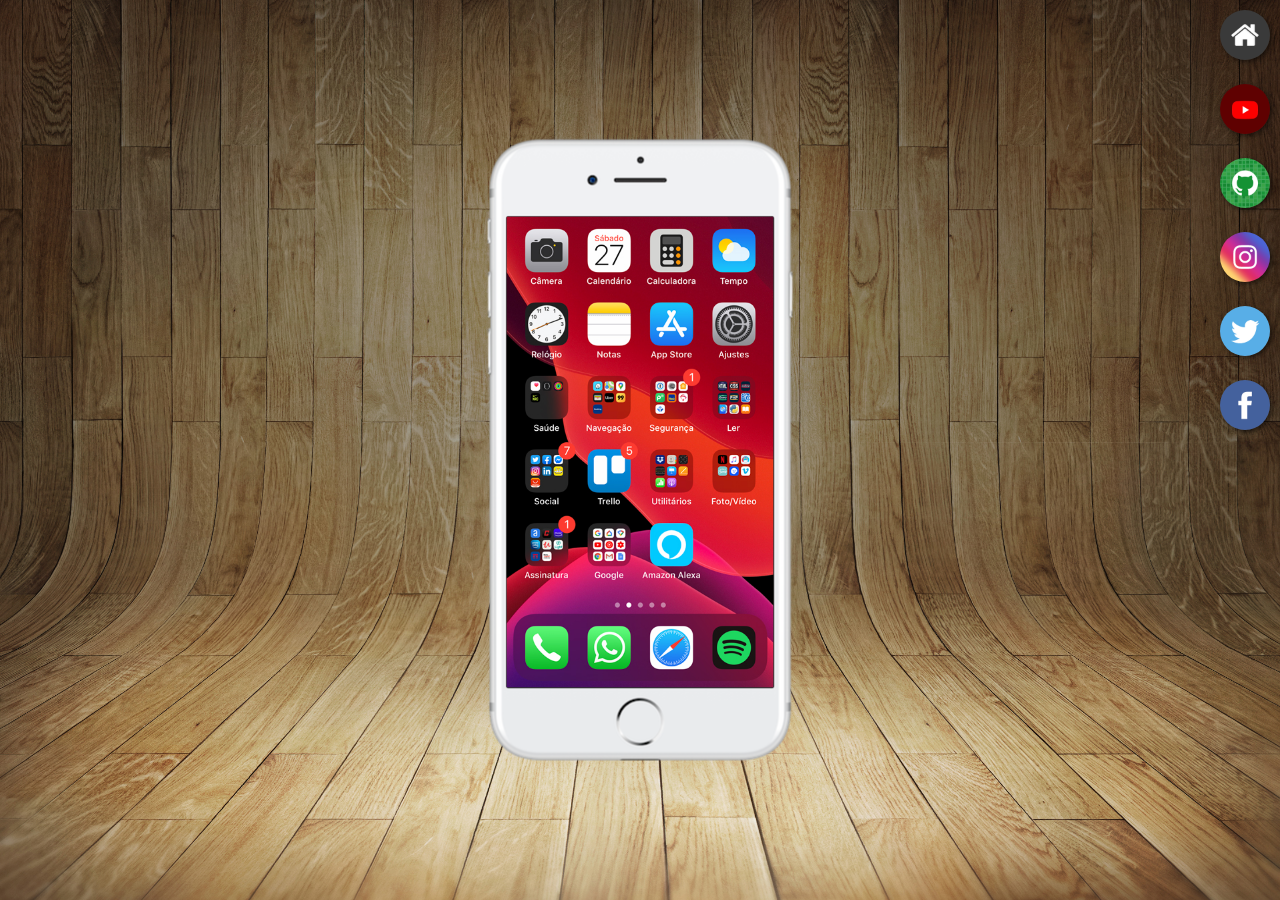
<file: index.html>
<!DOCTYPE html>
<html lang="pt-br">
<head>
    <meta charset="UTF-8">
    <meta http-equiv="X-UA-Compatible" content="IE=edge">
    <meta name="viewport" content="width=device-width, initial-scale=1.0">
    <title>Projeto de Redes Sociais</title>
    <link rel="shortcut icon" href="favicon.ico" type="image/x-icon">
    <link rel="stylesheet" href="estilos/style.css">
</head>
<body>
    <main>
        <section id="telefone">
            <iframe src="home.html" name="tela" id="tela" frameborder="0"></iframe>
        </section>

        <section id="redes-sociais">
            <a href="home.html" target="tela"><img src="imagens/logo-home.jpg" alt="home"></a><br>
            <a href="youtube.html" target="tela"><img src="imagens/logo-youtube.jpg" alt="youtube"></a><br>
            <a href="github.html" target="tela"><img src="imagens/logo-github.jpg" alt="github"></a><br>
            <a href="instagram.html" target="tela"><img src="imagens/logo-instagram.jpg" alt="instagran"></a><br>
            <a href="twitter.html" target="tela"><img src="imagens/logo-twitter.jpg" alt="twitter"></a><br>
            <a href="facebook.html" target="tela"><img src="imagens/logo-facebook.jpg" alt="facebook"></a>
        </section>
    </main>
    
</body>
</html>
</file>
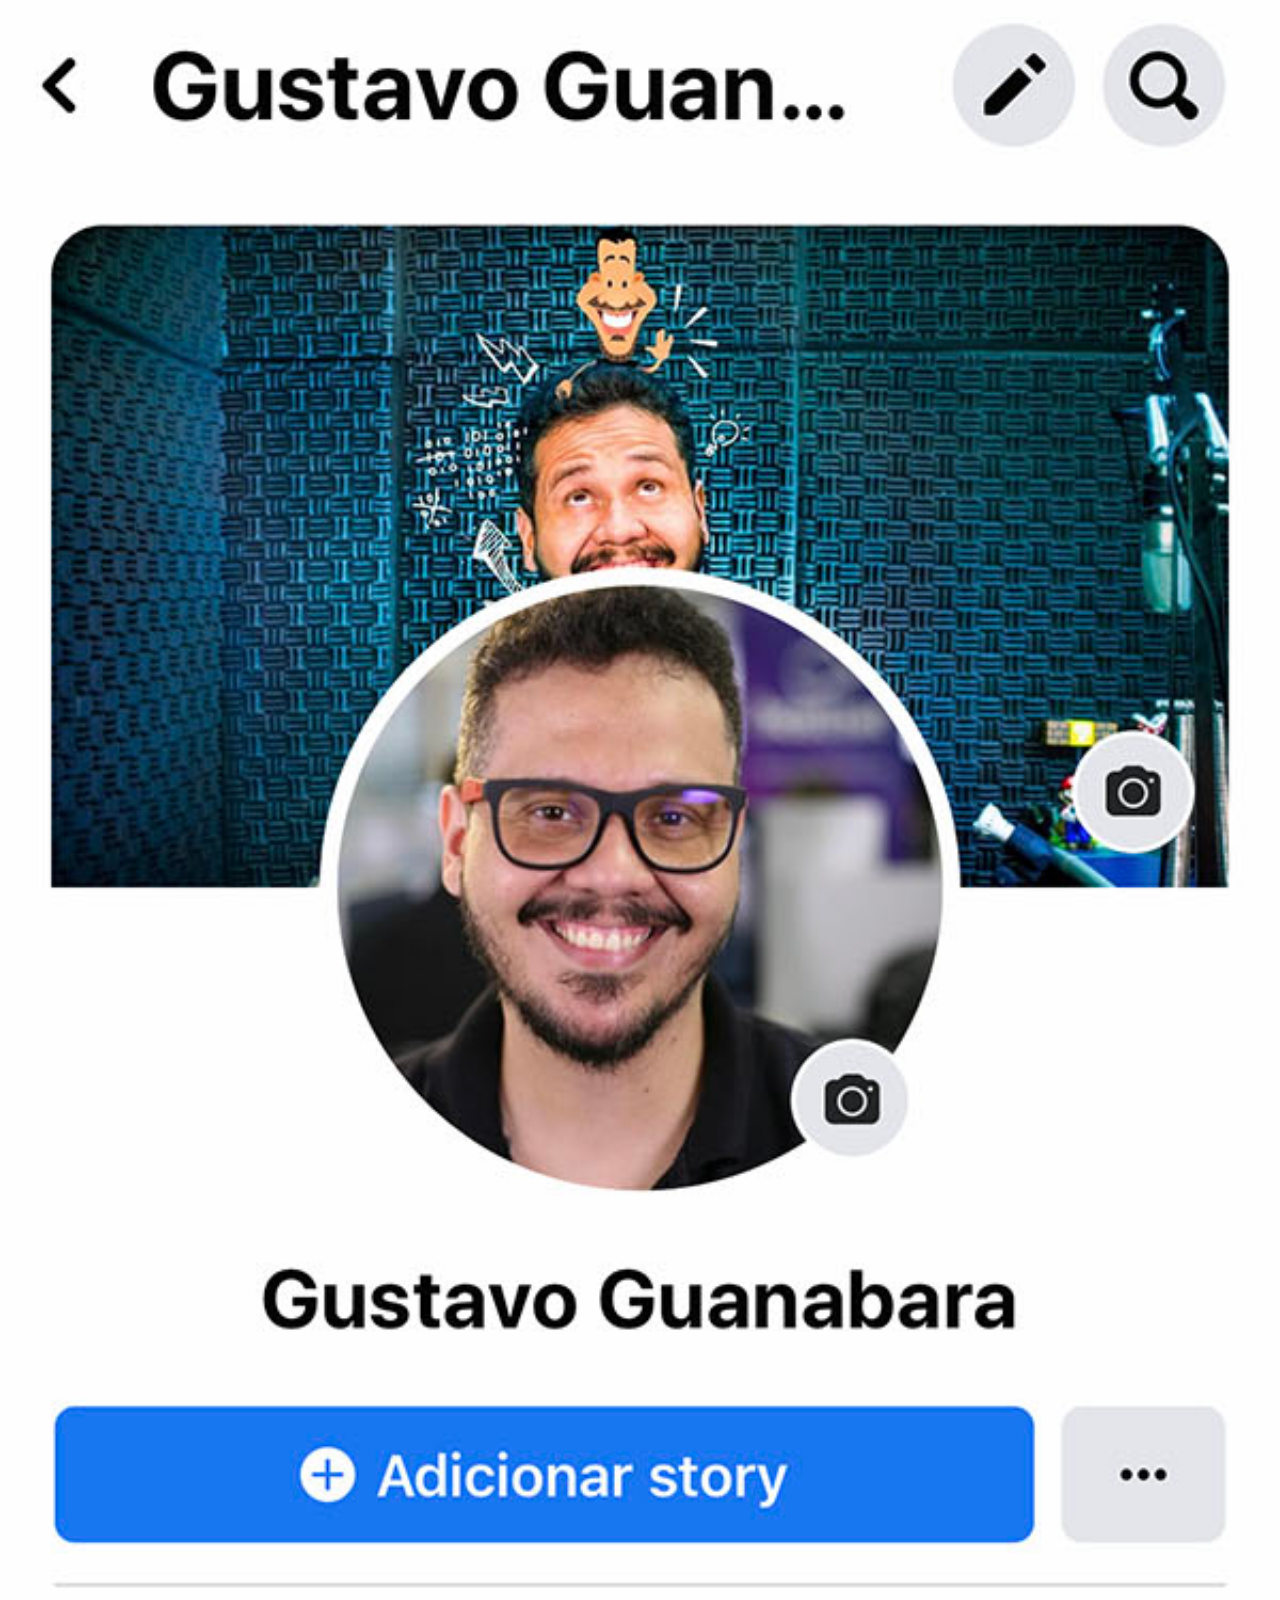
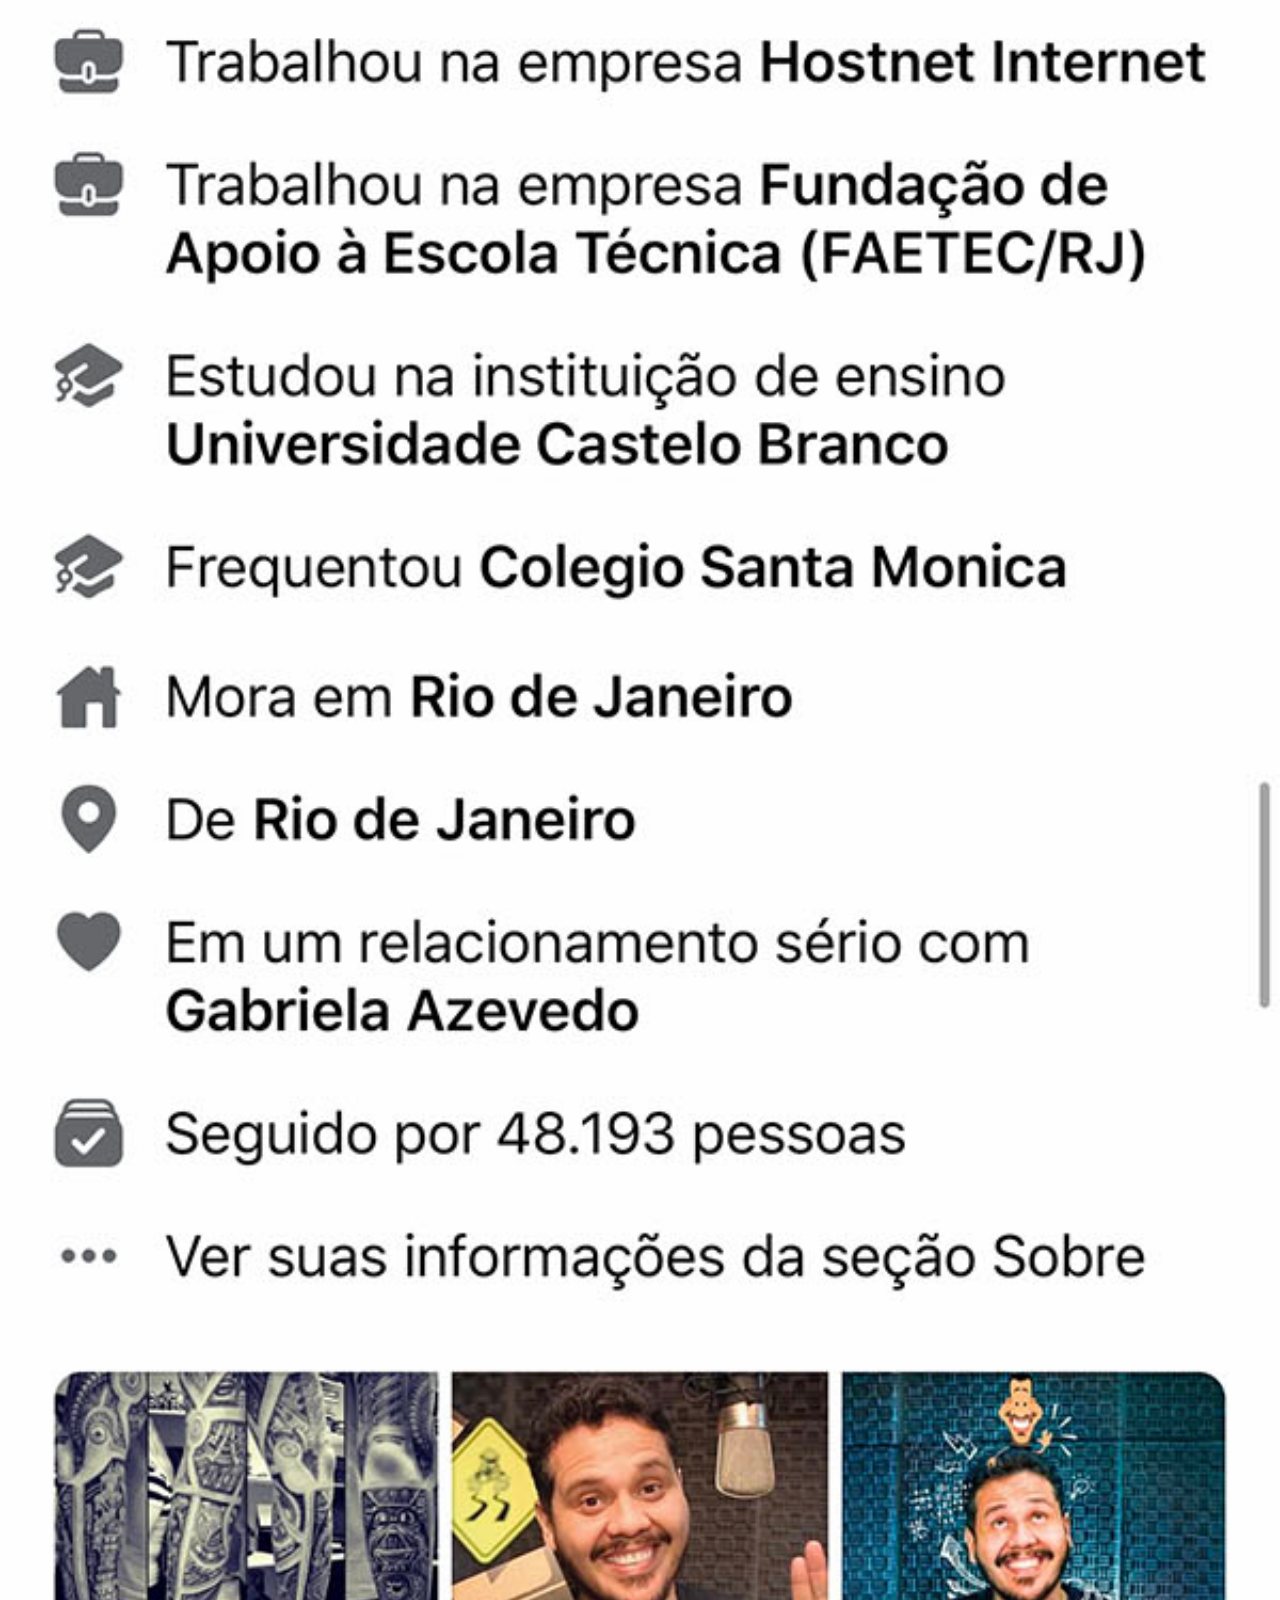
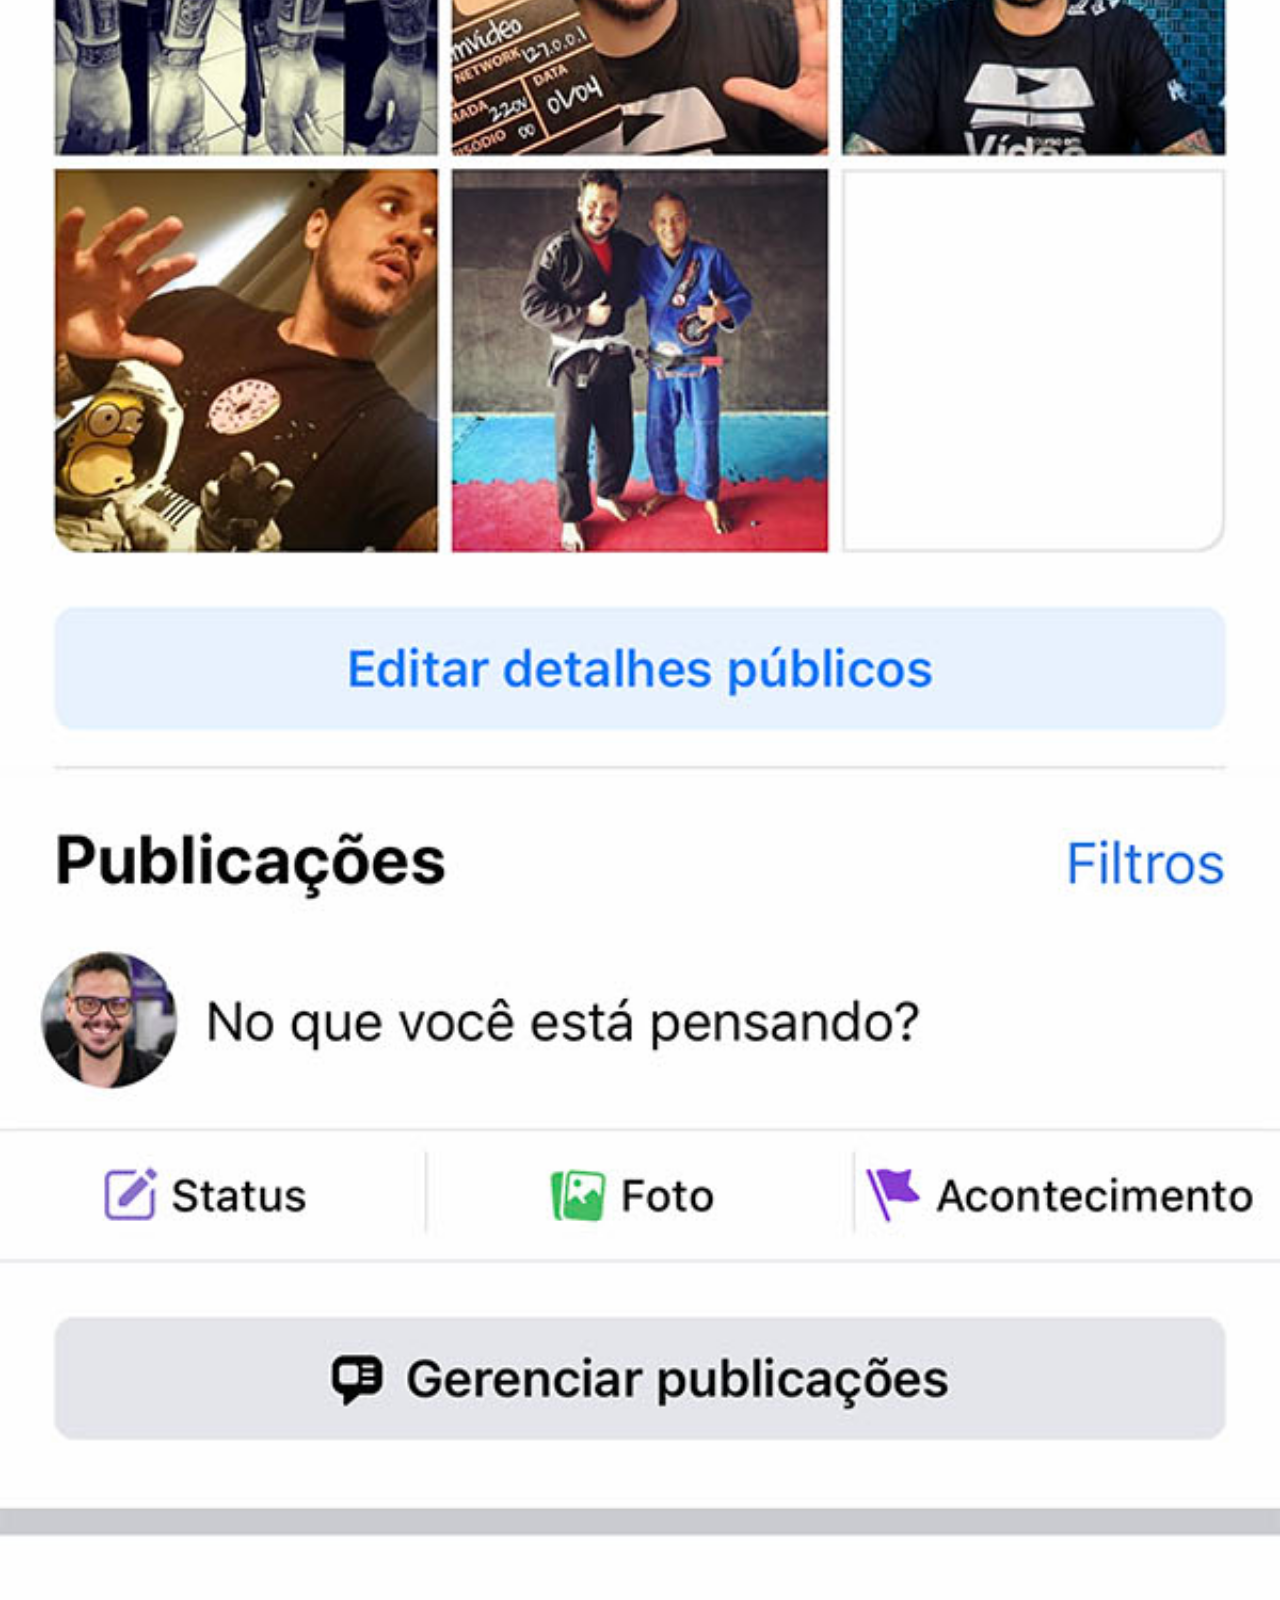
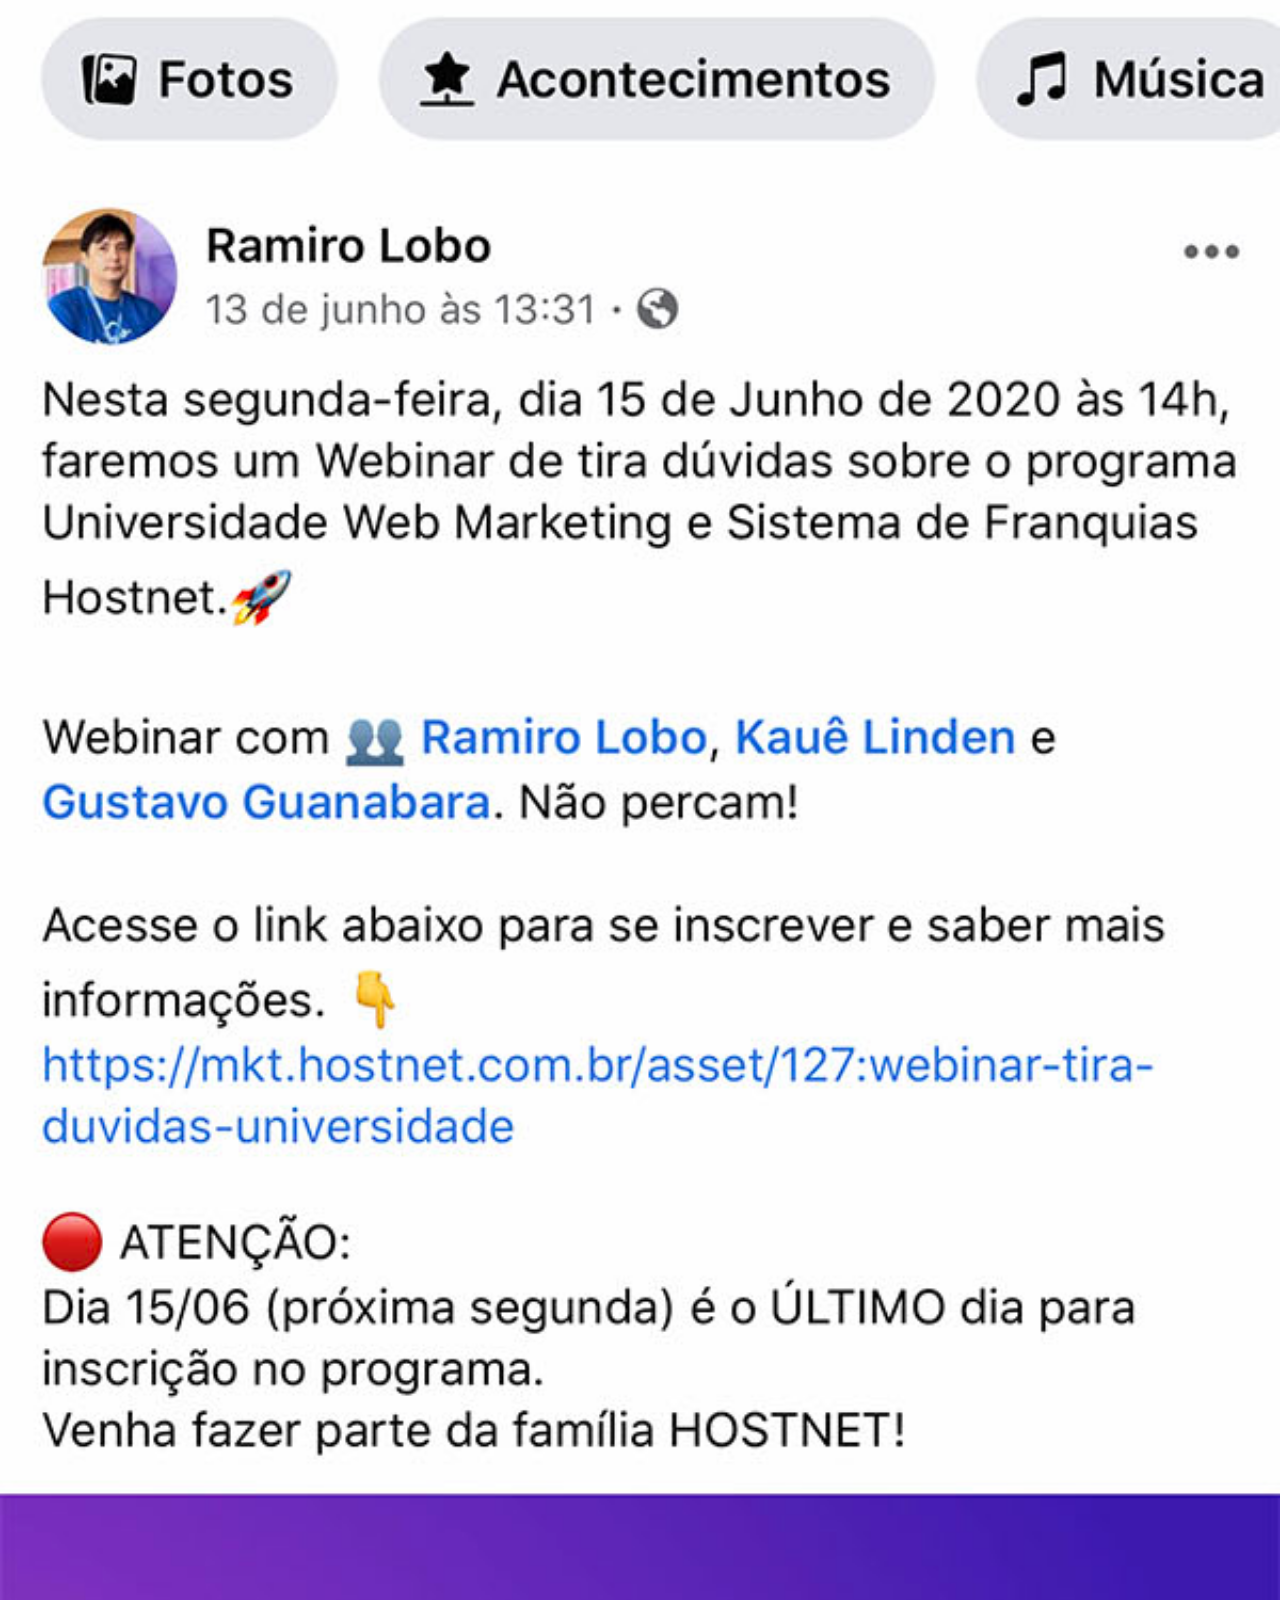
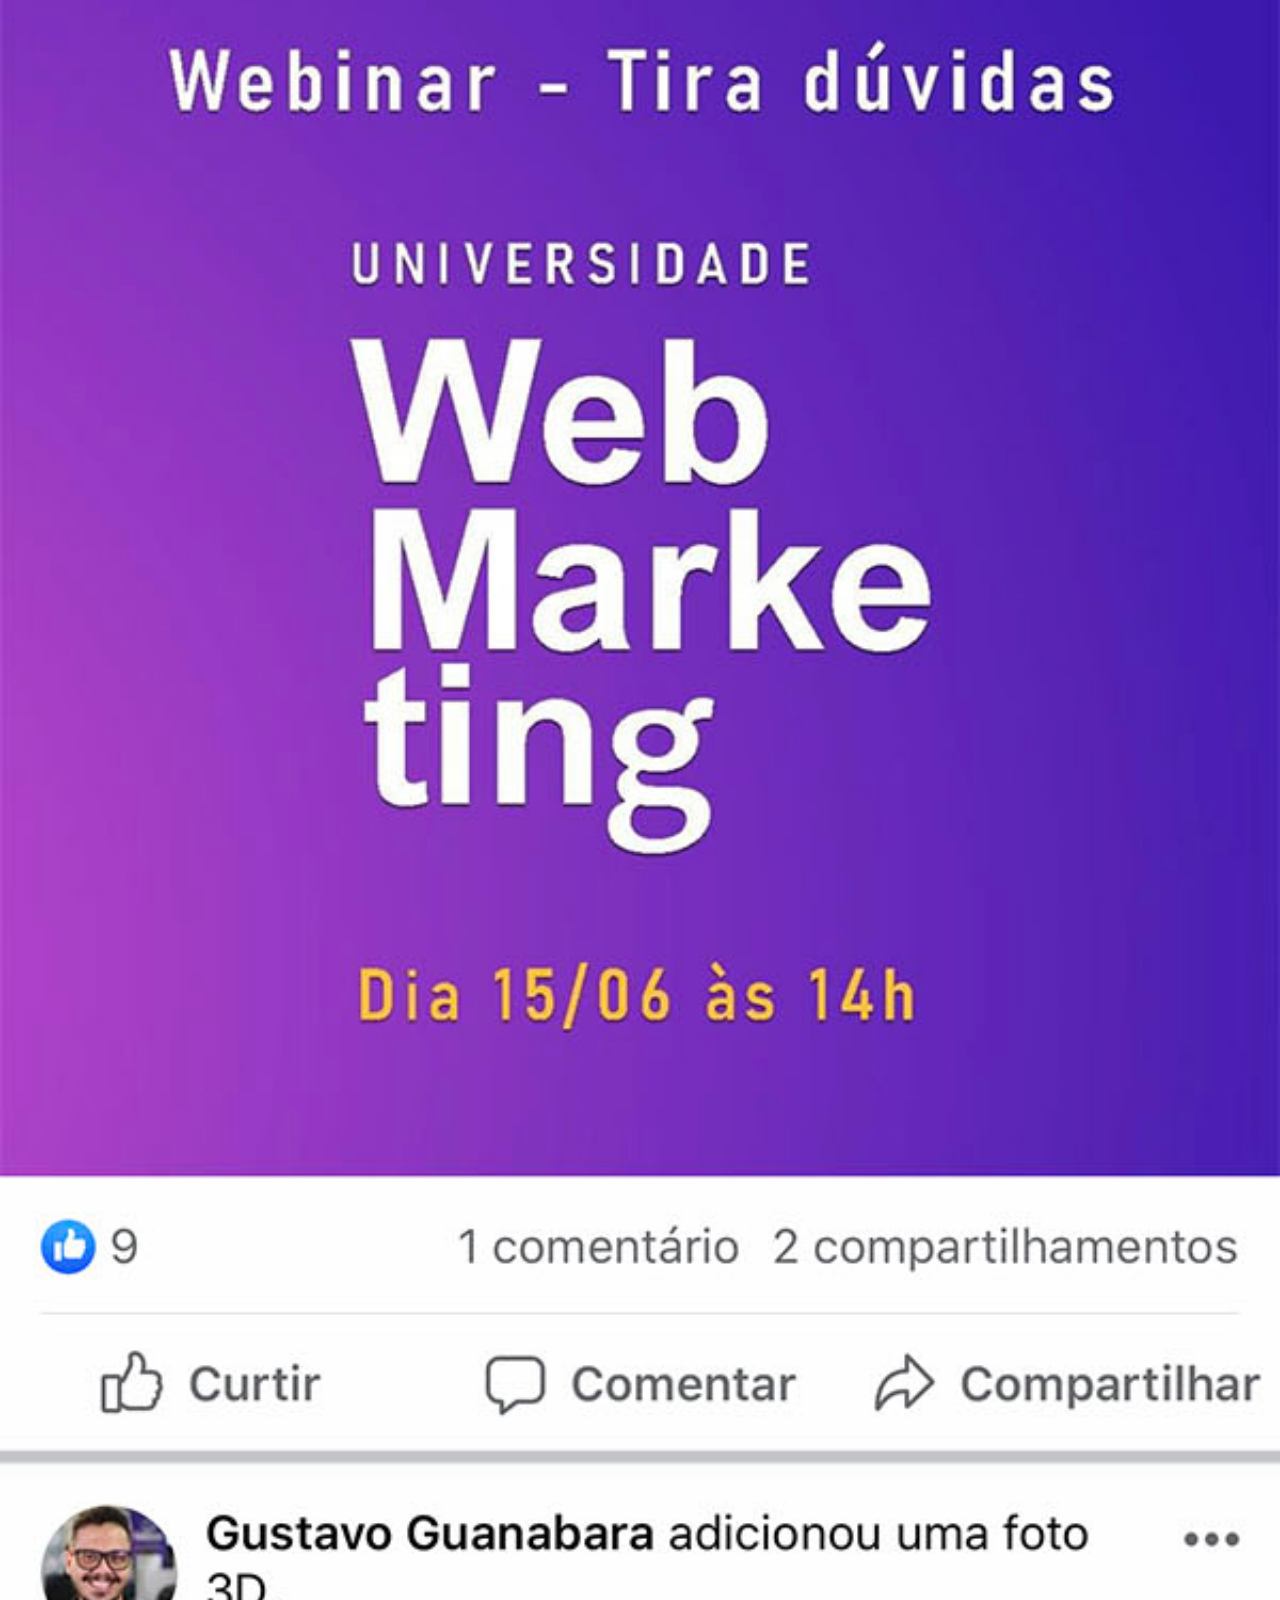
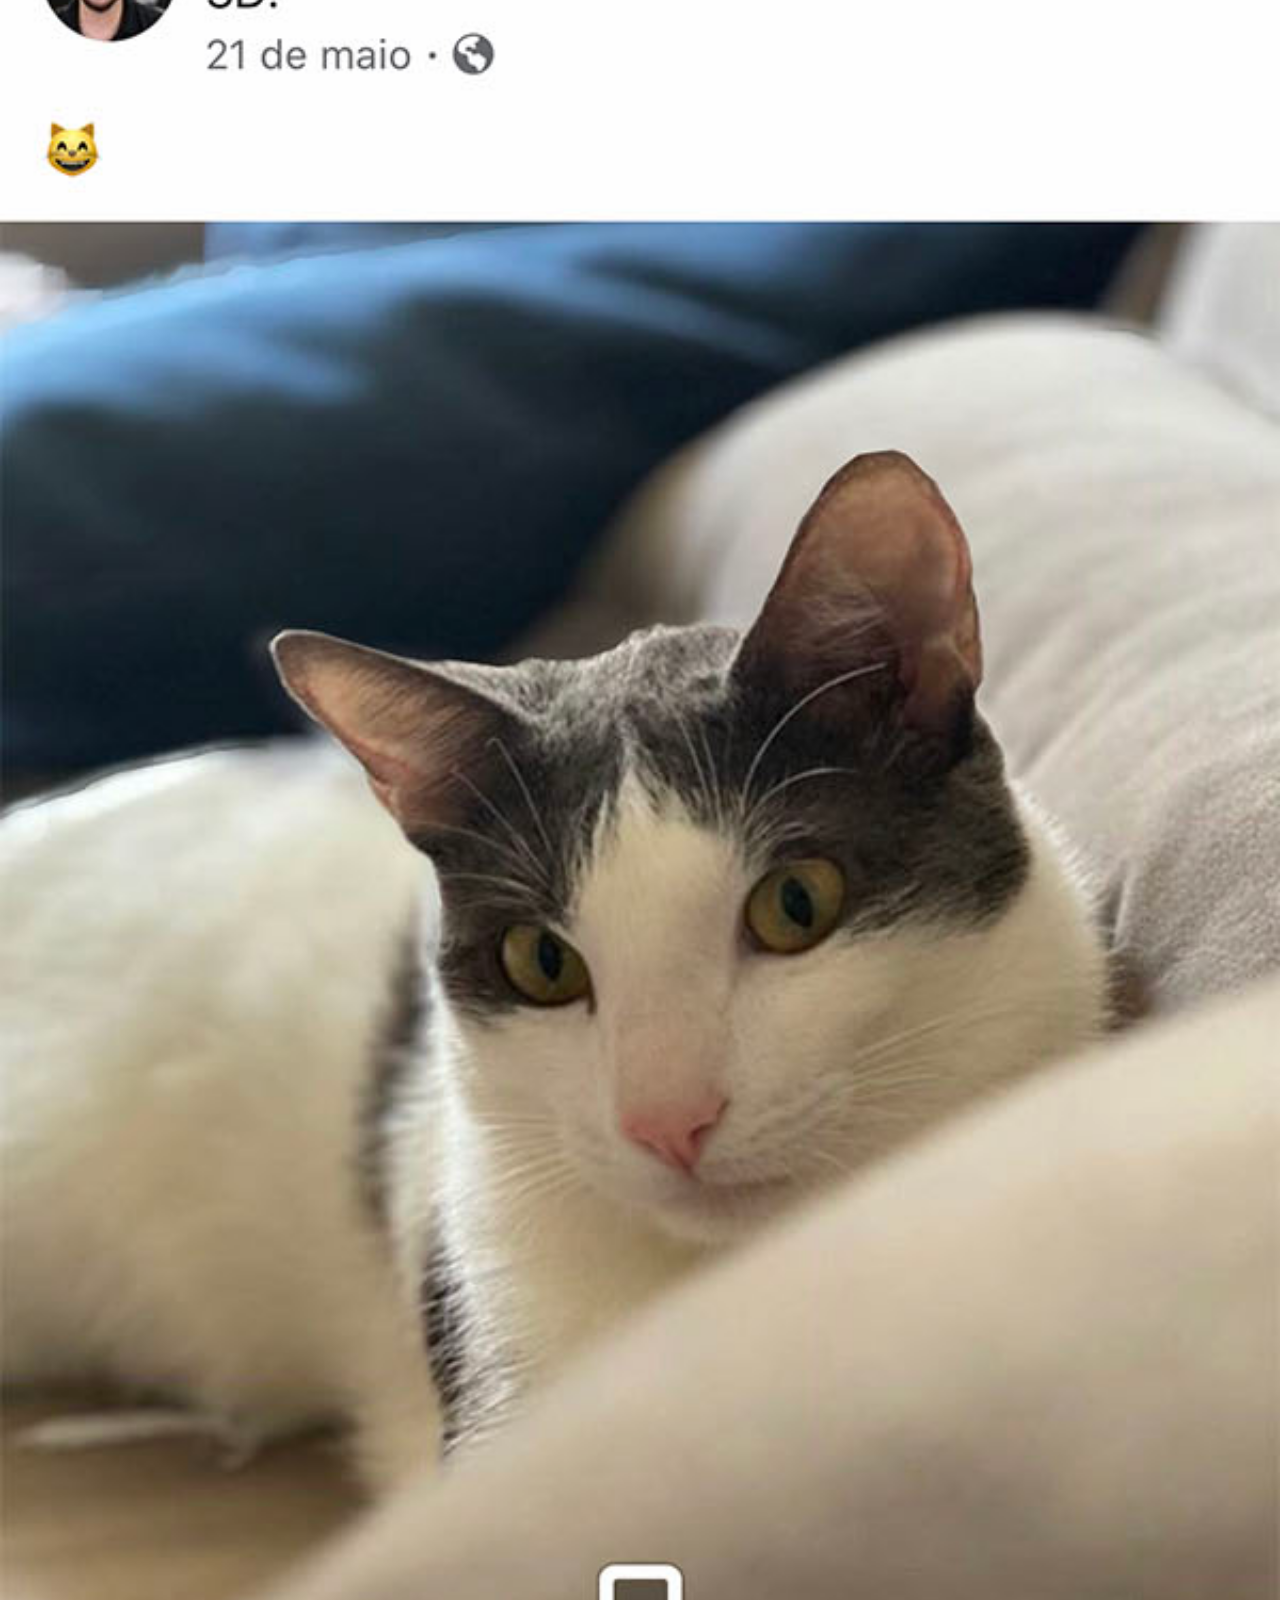
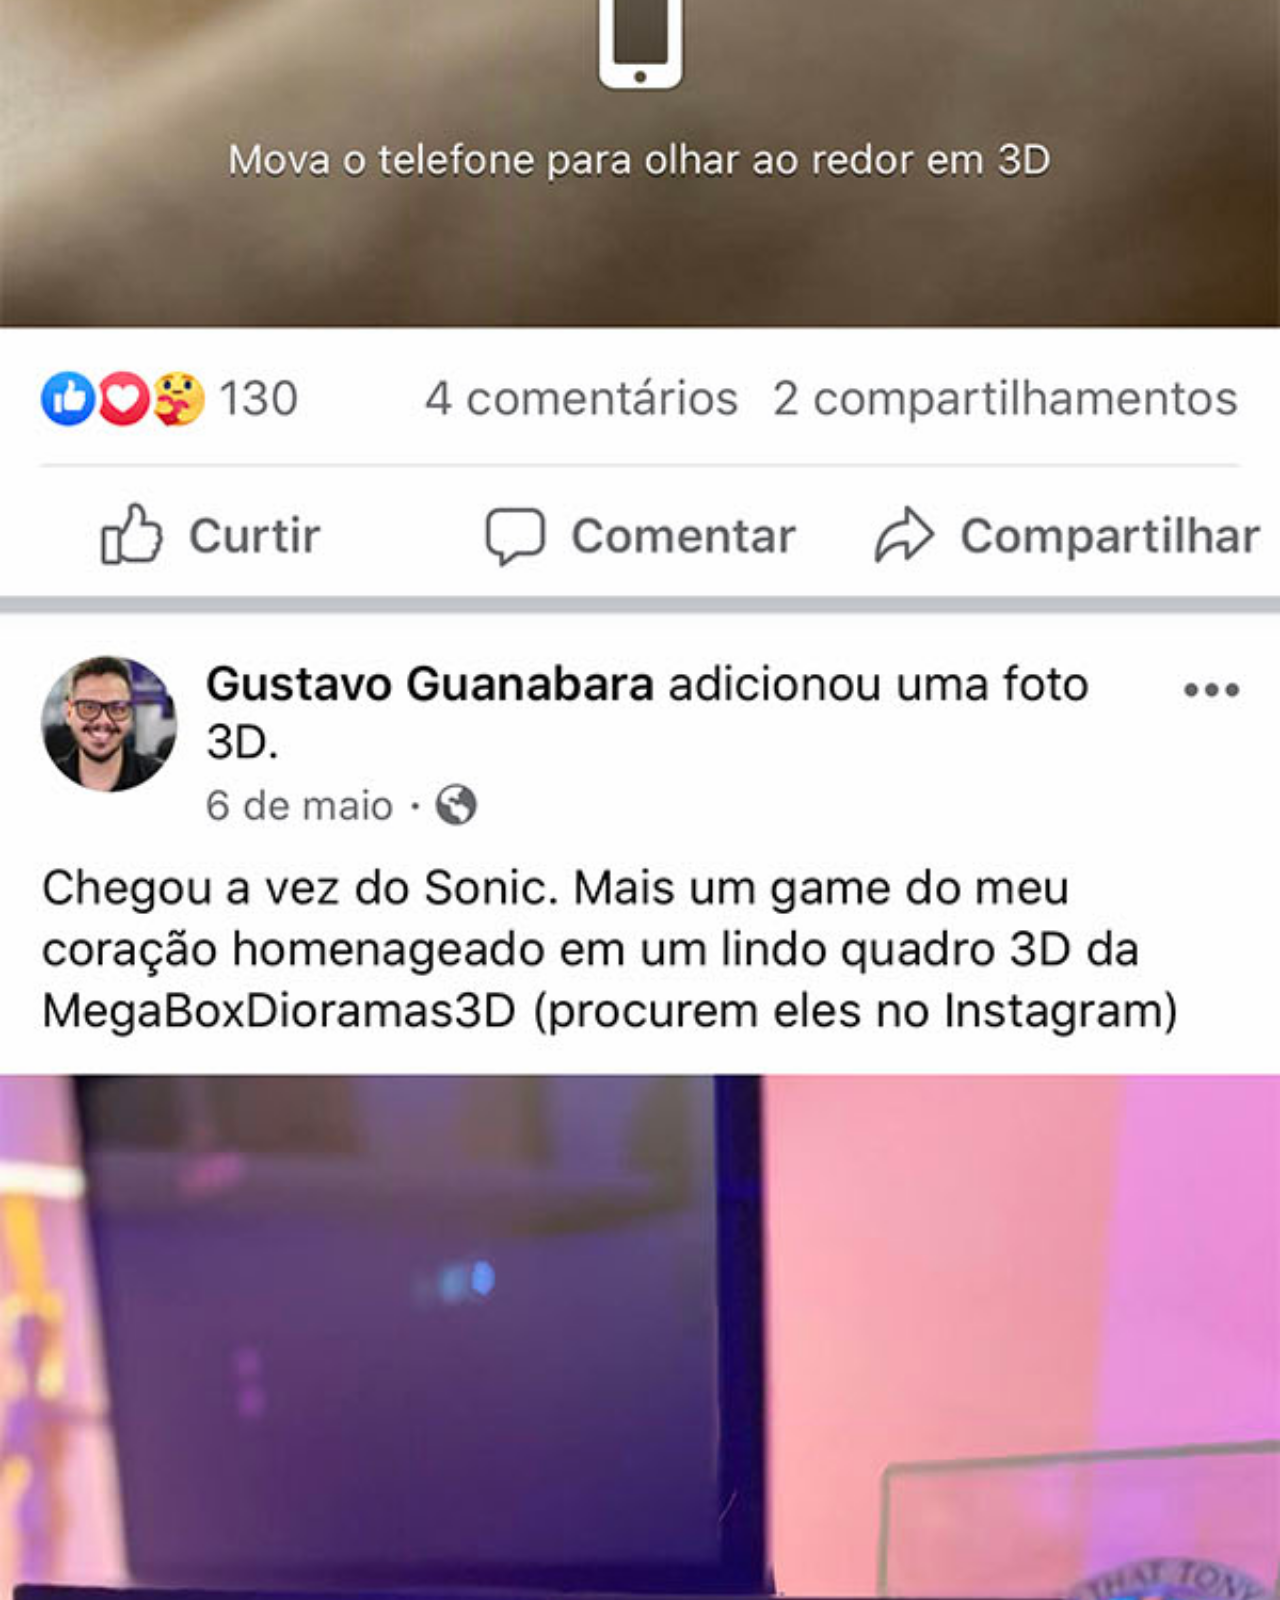
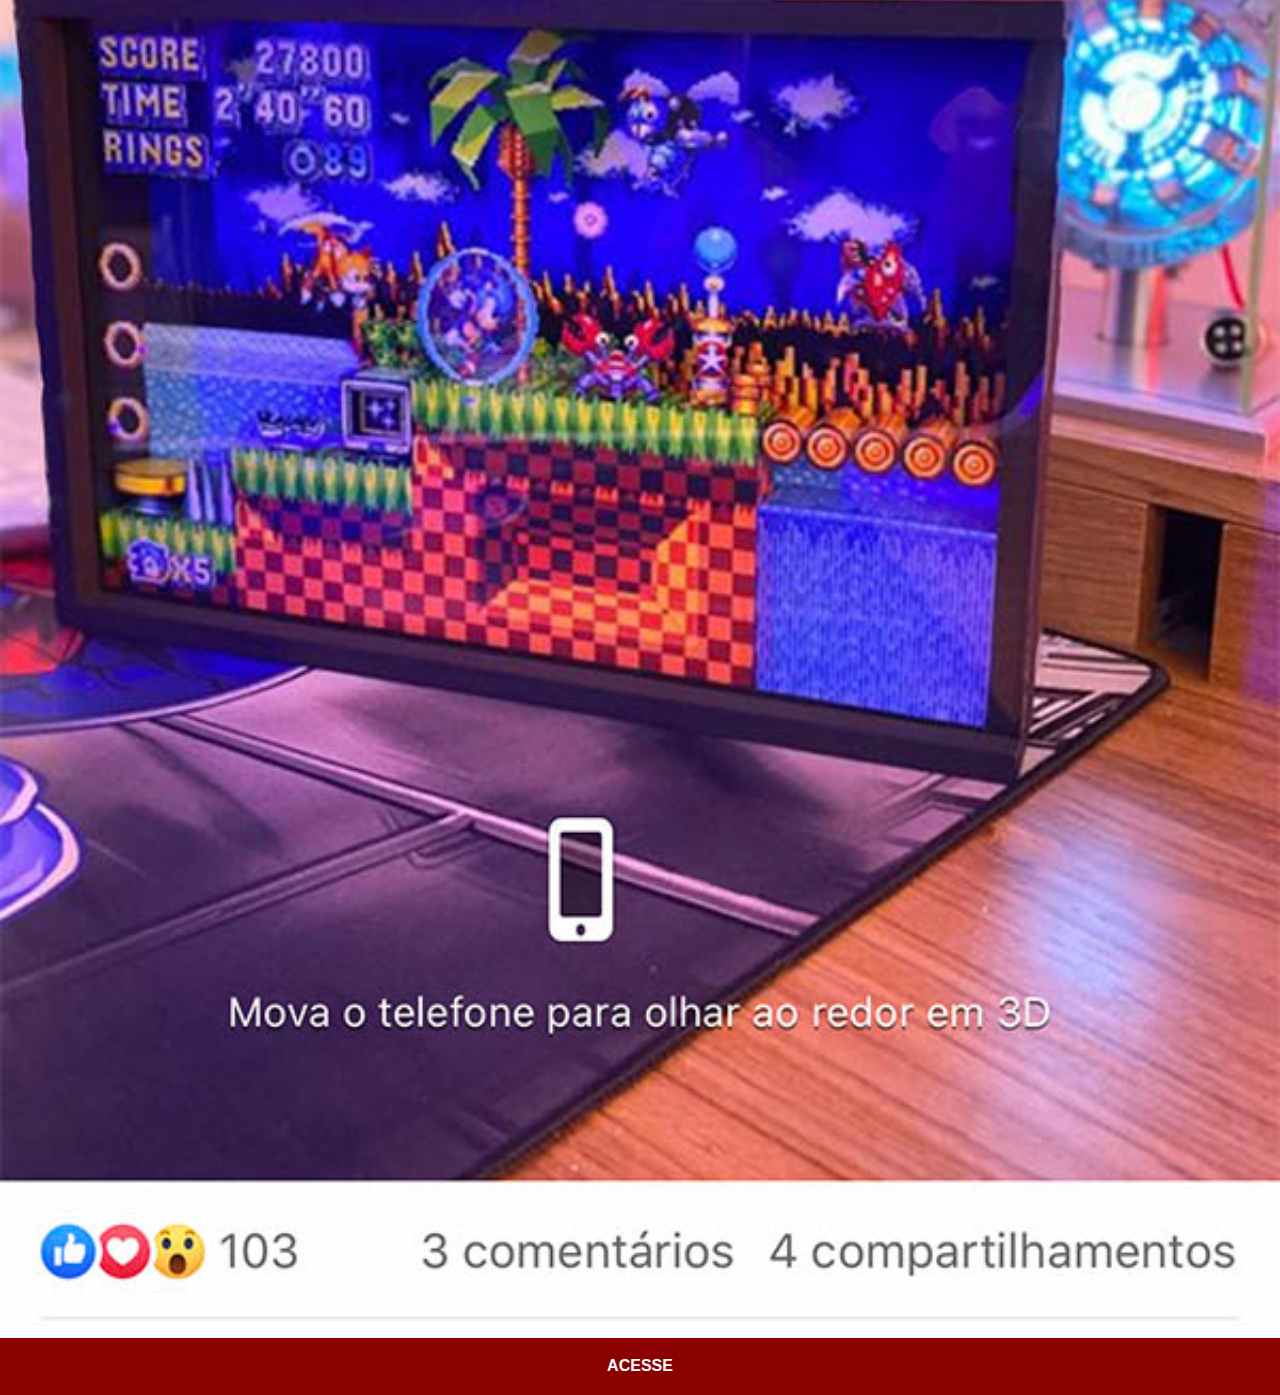
<file: facebook.html>
<!DOCTYPE html>
<html lang="pt-br">
<head>
    <meta charset="UTF-8">
    <meta http-equiv="X-UA-Compatible" content="IE=edge">
    <meta name="viewport" content="width=device-width, initial-scale=1.0">
    <title>facebook</title>
    <link rel="stylesheet" href="estilos/social.css">
</head>
<body>
    <img src="imagens/tela-facebook.jpg" alt="facebook">
    <a href="https://www.facebook.com/gustavoguanabara" target="_blank">ACESSE</a>
</body>
</html>
</file>
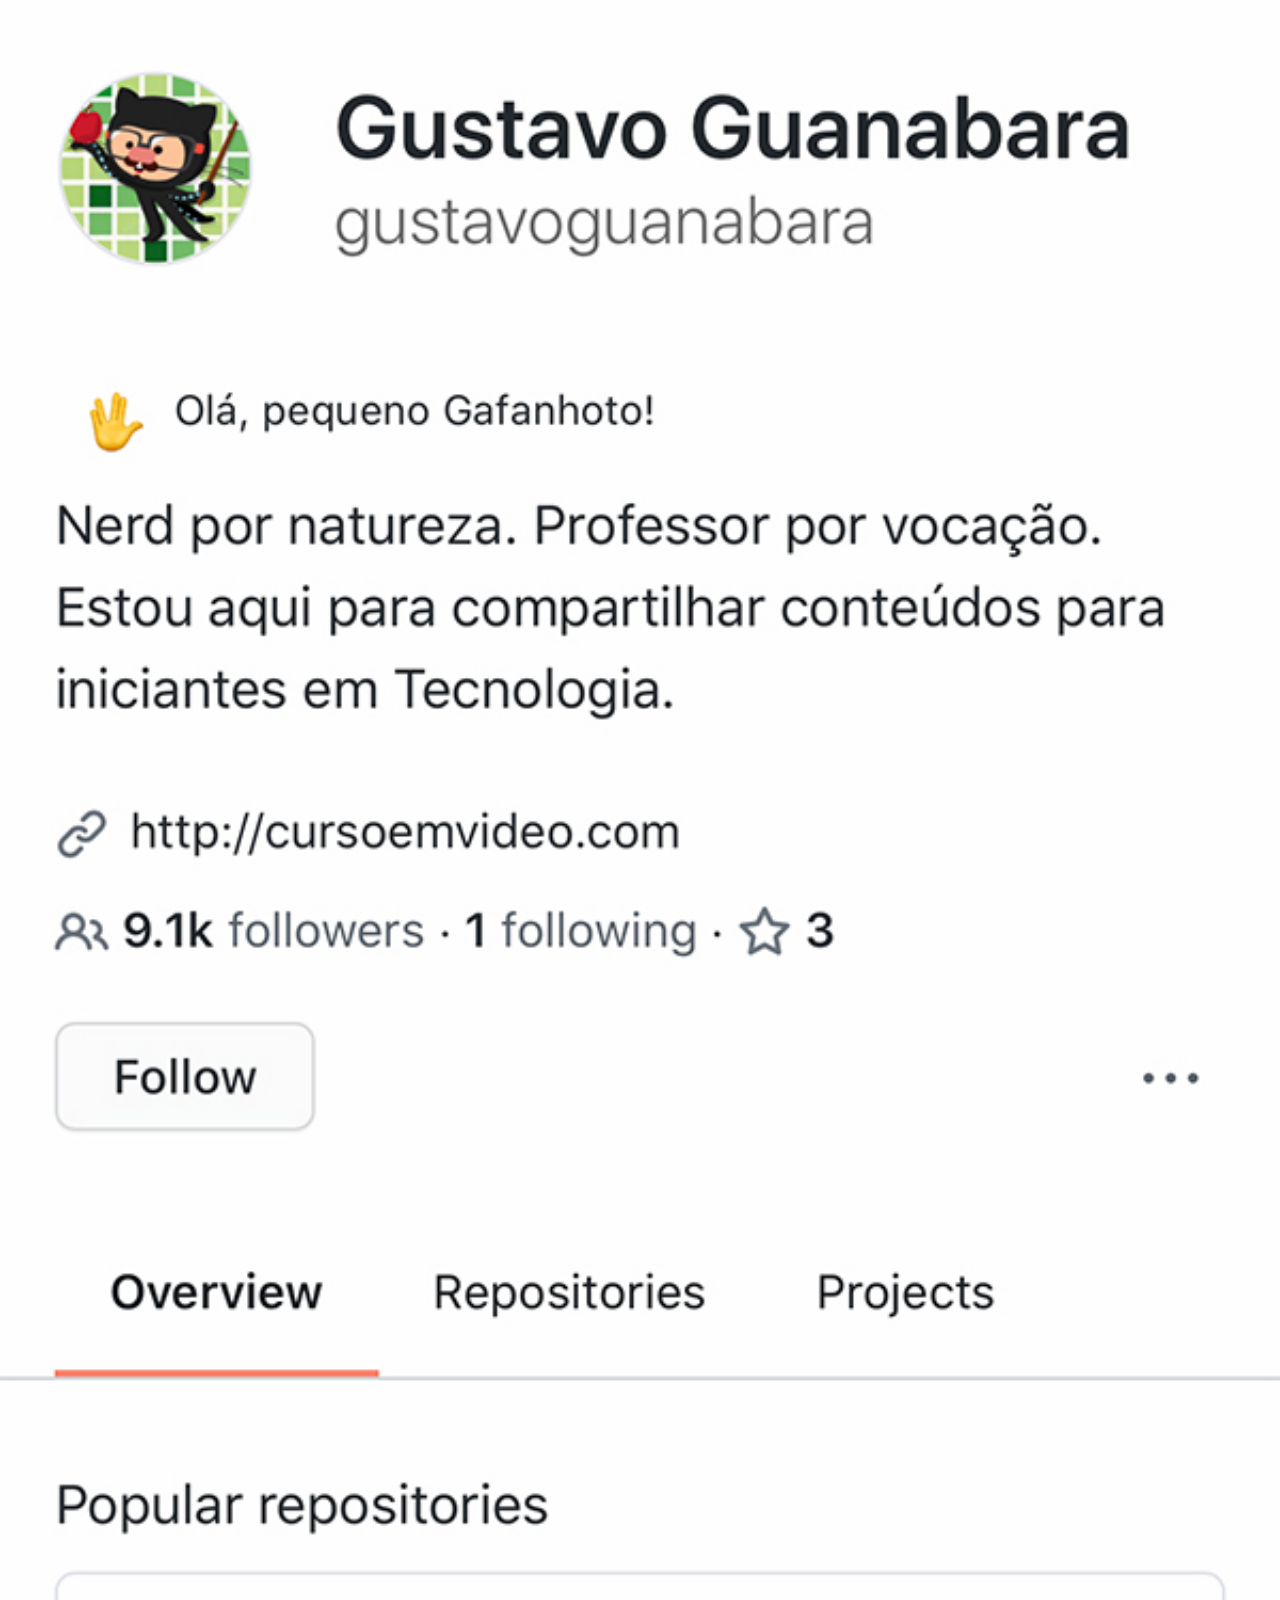
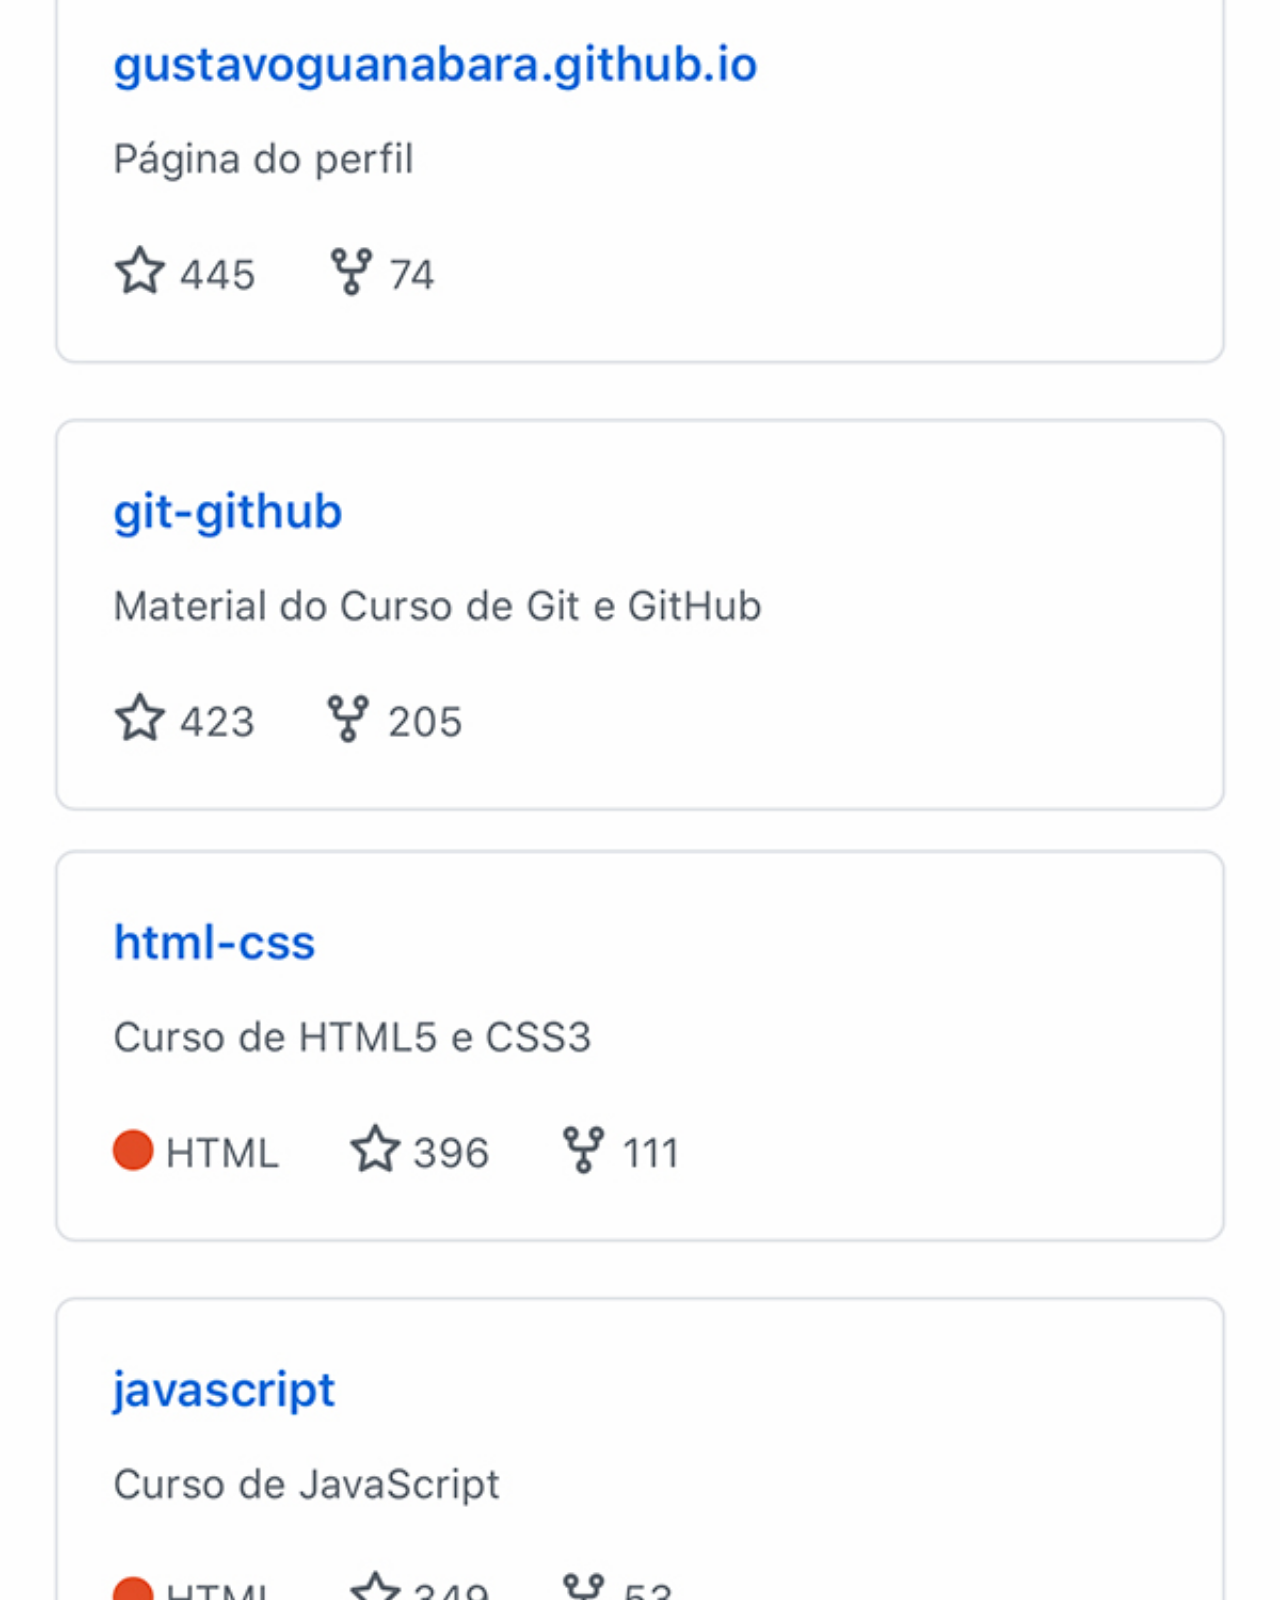
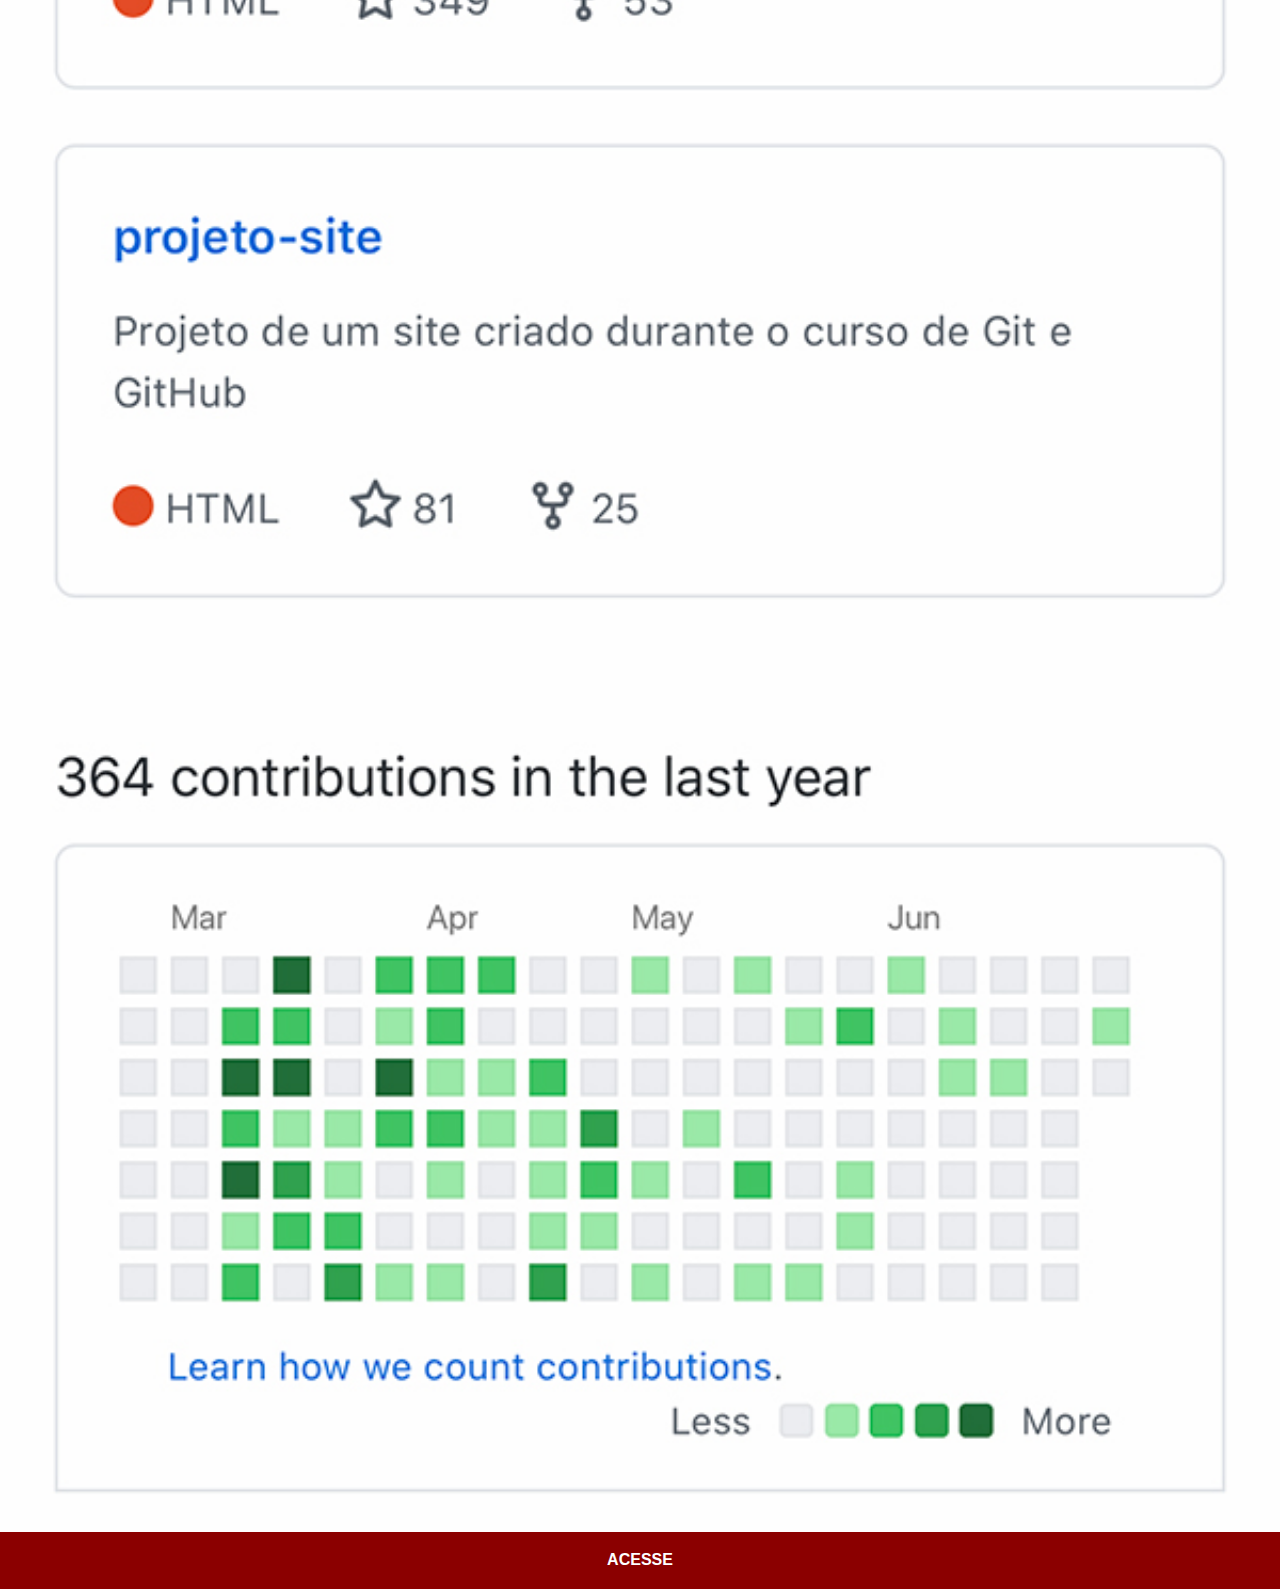
<file: github.html>
<!DOCTYPE html>
<html lang="pt-br">
<head>
    <meta charset="UTF-8">
    <meta http-equiv="X-UA-Compatible" content="IE=edge">
    <meta name="viewport" content="width=device-width, initial-scale=1.0">
    <title>github</title>
    <link rel="stylesheet" href="estilos/social.css">
</head>
<body>
    <img src="imagens/tela-github.jpg" alt="github">
    <a href="https://github.com/gustavoguanabara" target="_blank" >ACESSE</a>
    
</body>
</html>
</file>
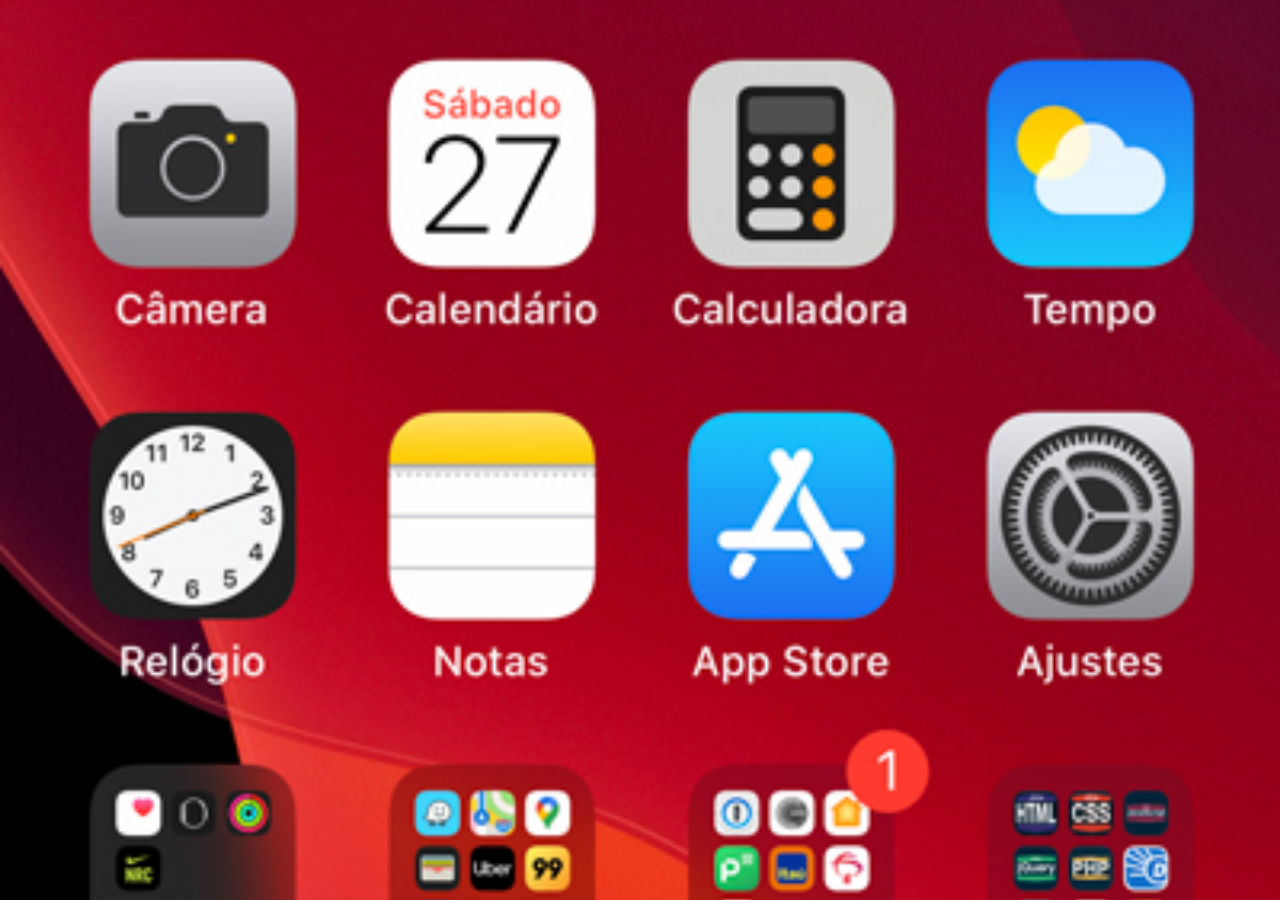
<file: home.html>
<!DOCTYPE html>
<html lang="pt-br">
<head>
    <meta charset="UTF-8">
    <meta http-equiv="X-UA-Compatible" content="IE=edge">
    <meta name="viewport" content="width=device-width, initial-scale=1.0">
    <title>home</title>
    <style>
        * {
            margin: 0px;
            padding: 0px;
        }

        body {
            width: 100vw;
            height: 100vh;
            background: black url('imagens/tela-home.jpg')no-repeat top center;
            background-size: cover;
        }
    </style>
</head>
<body>
    
</body>
</html>
</file>
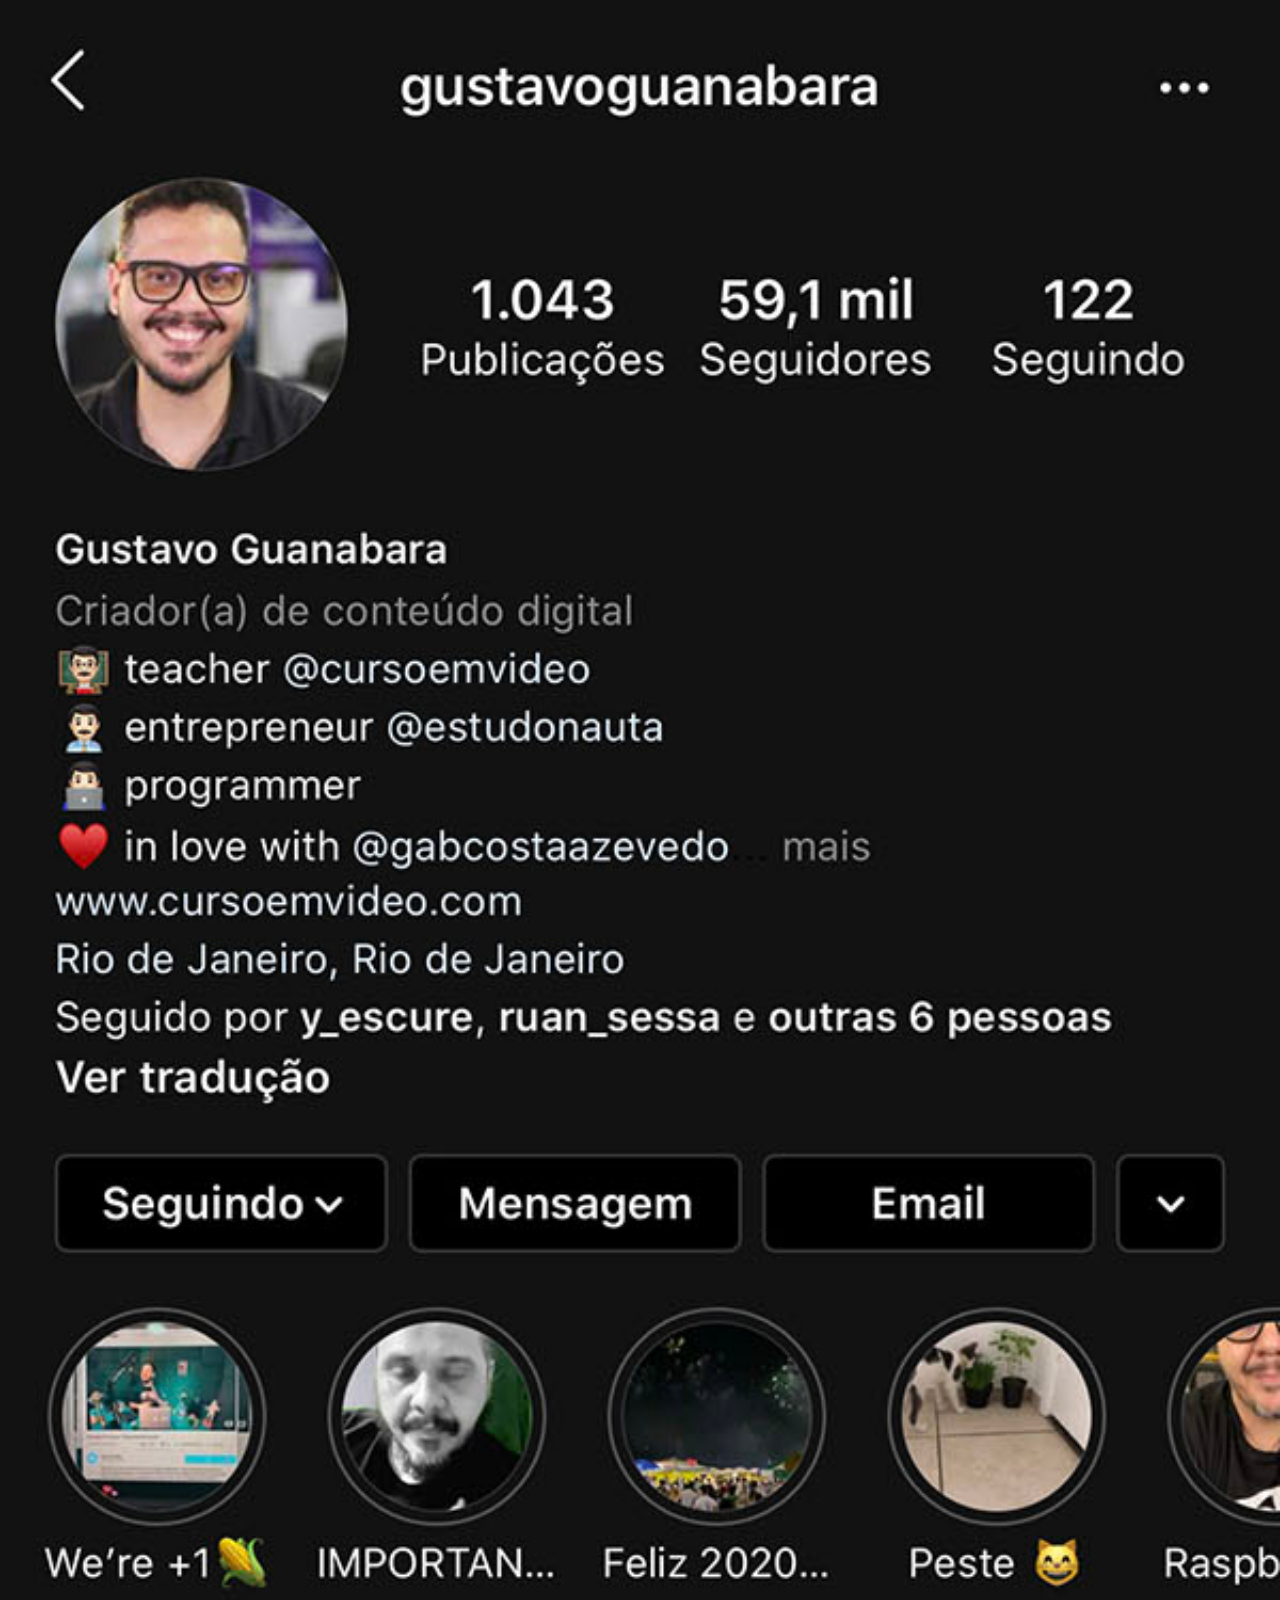
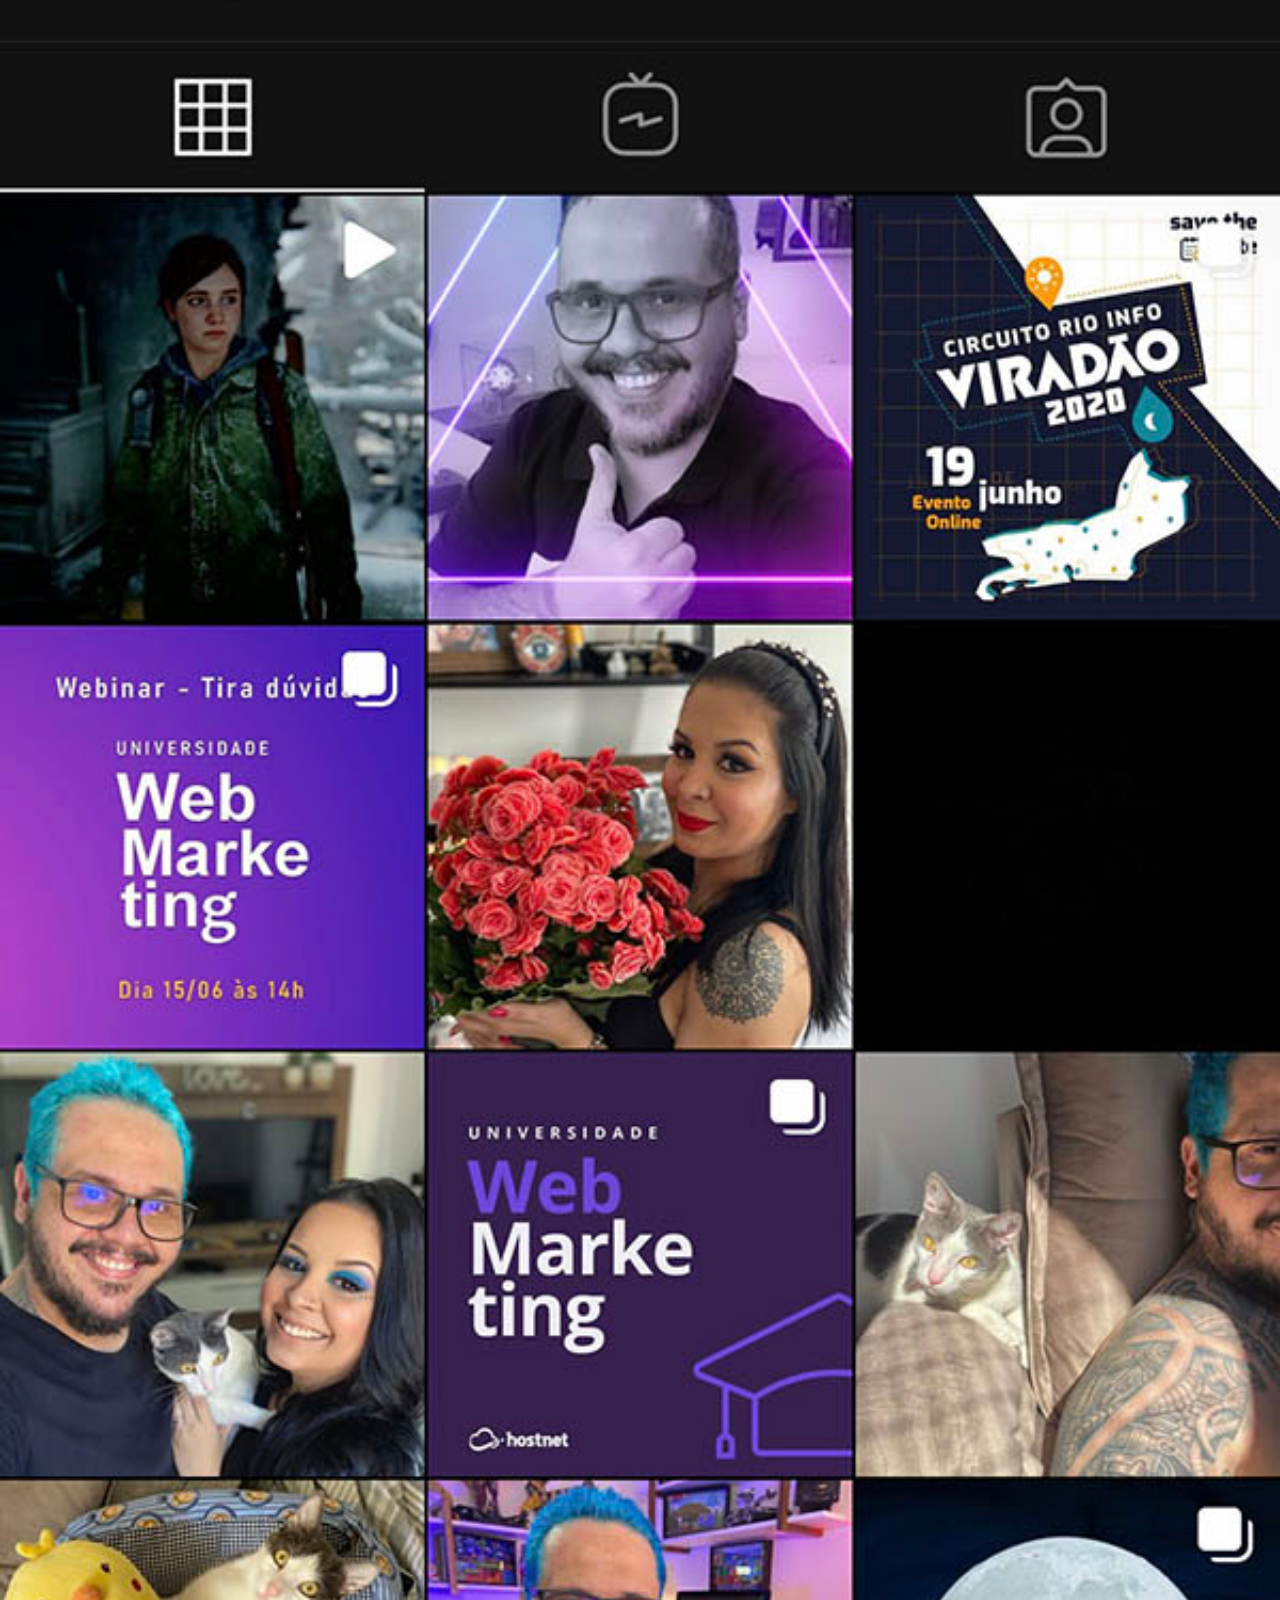
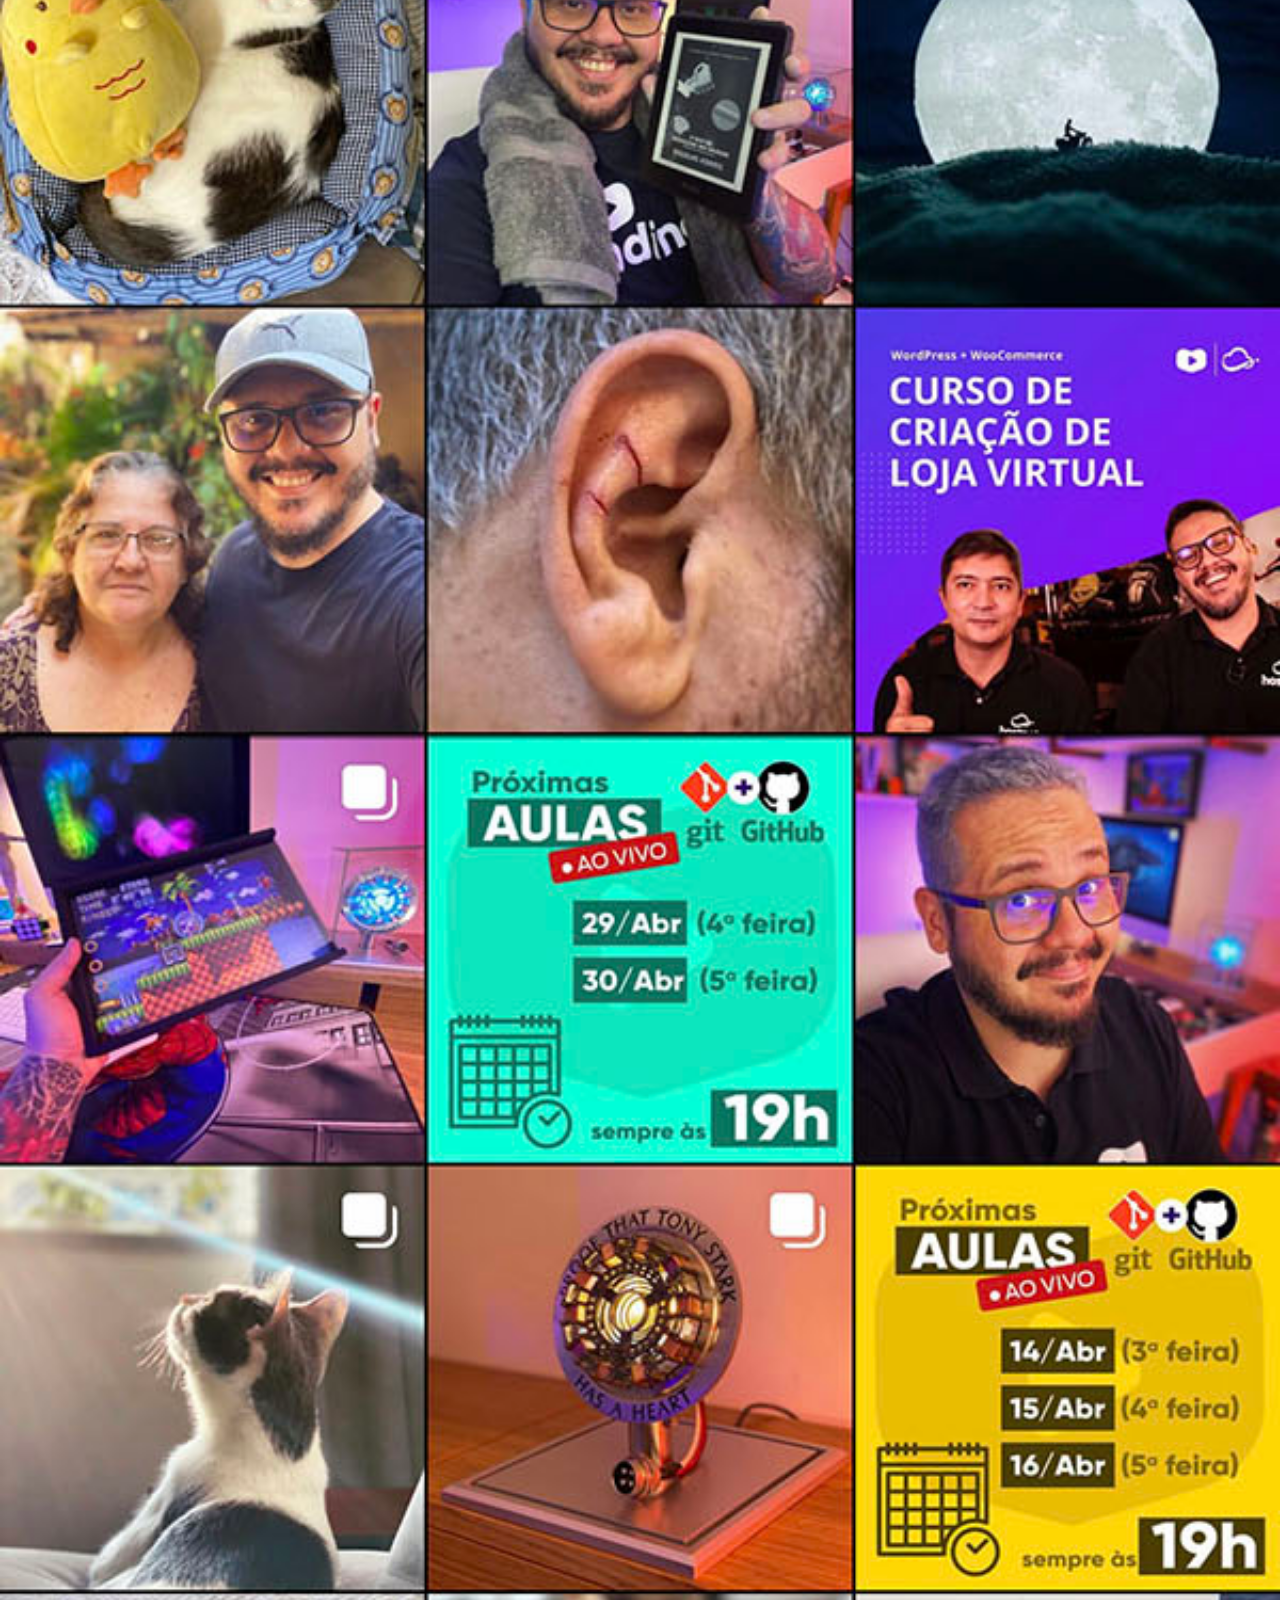
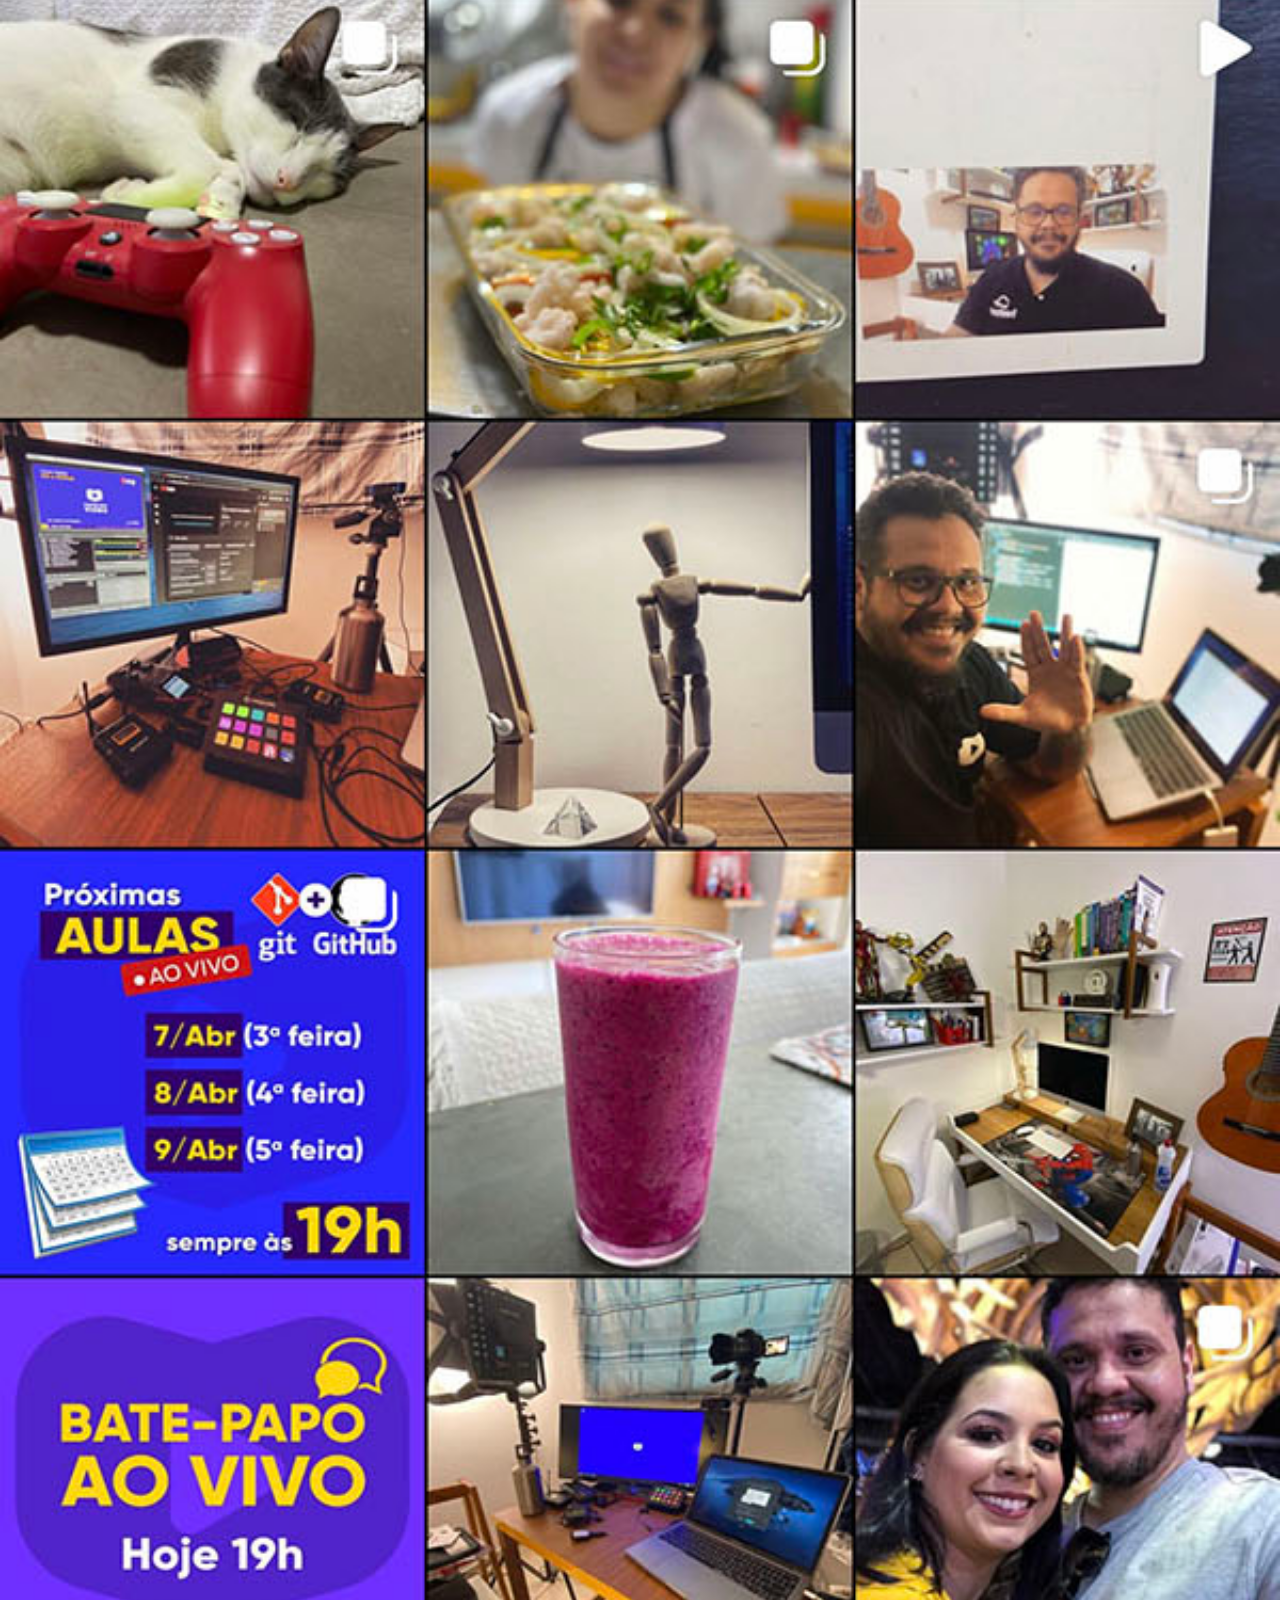
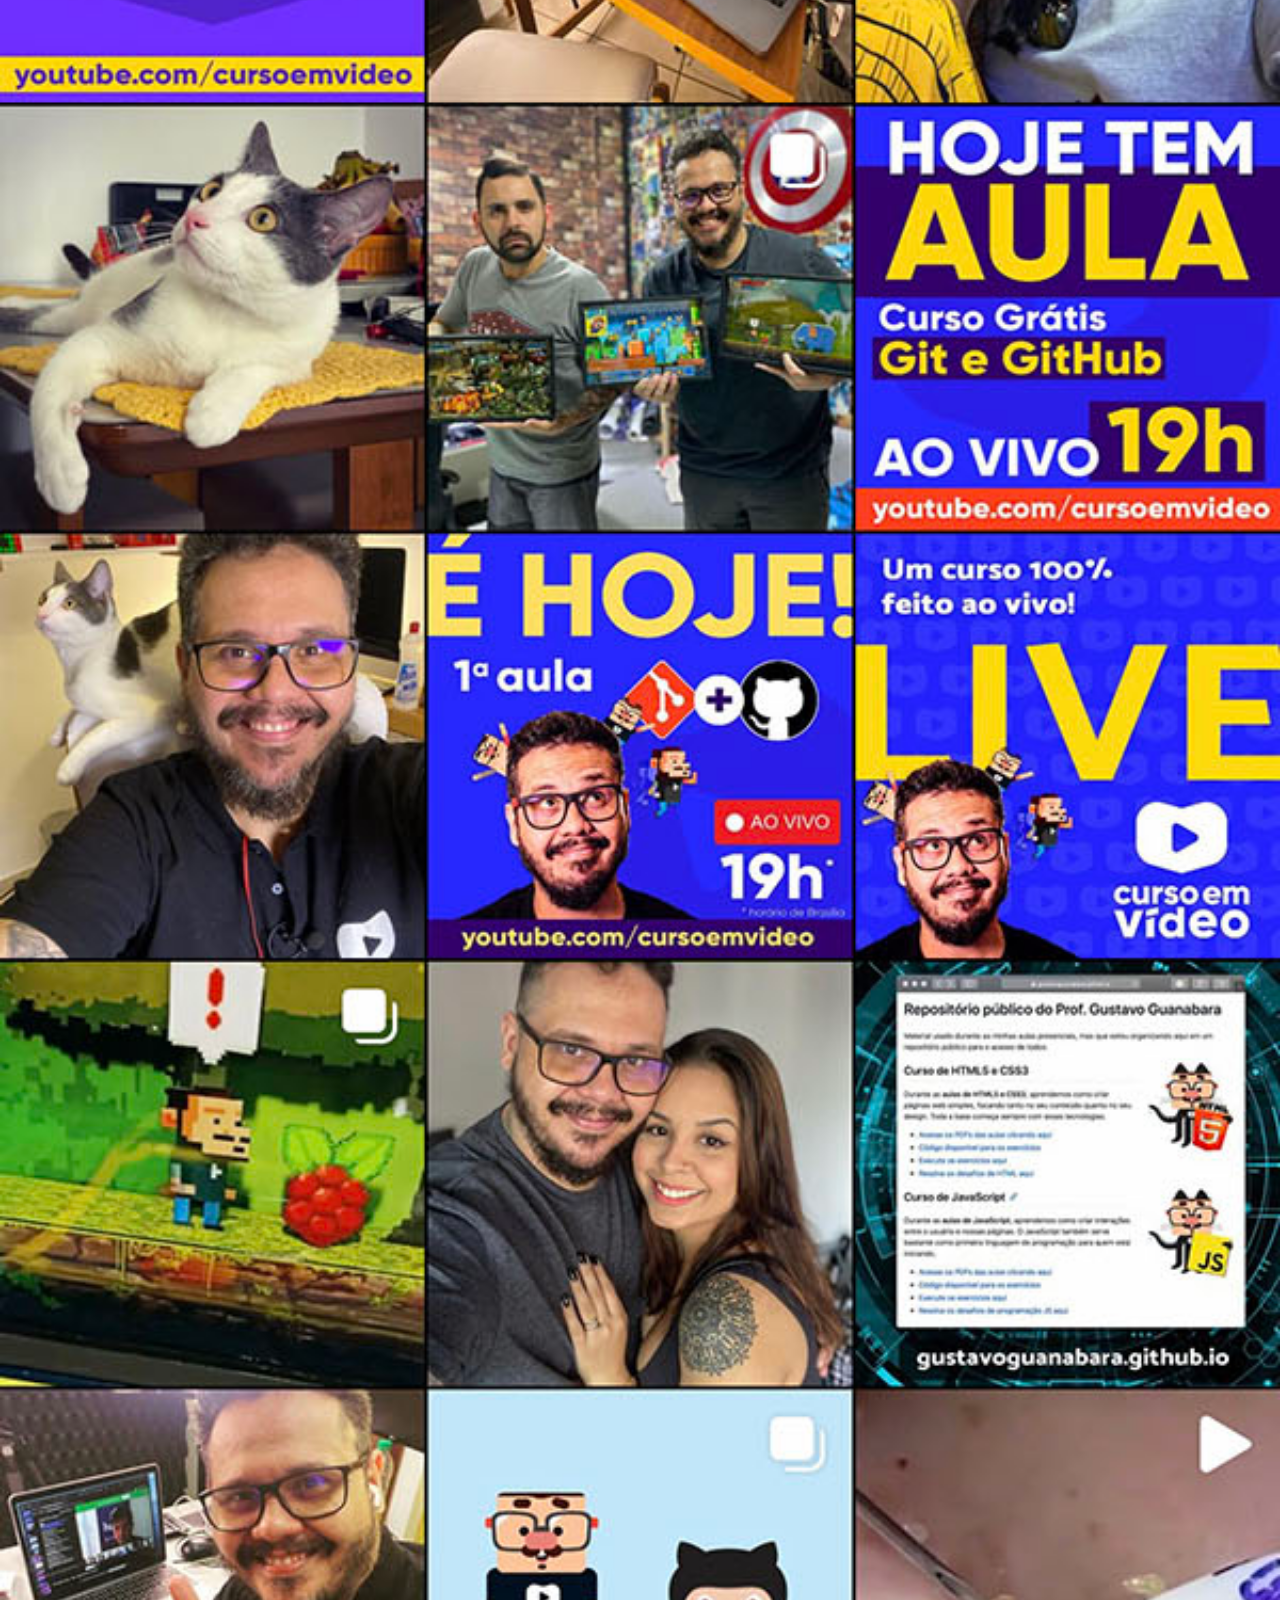
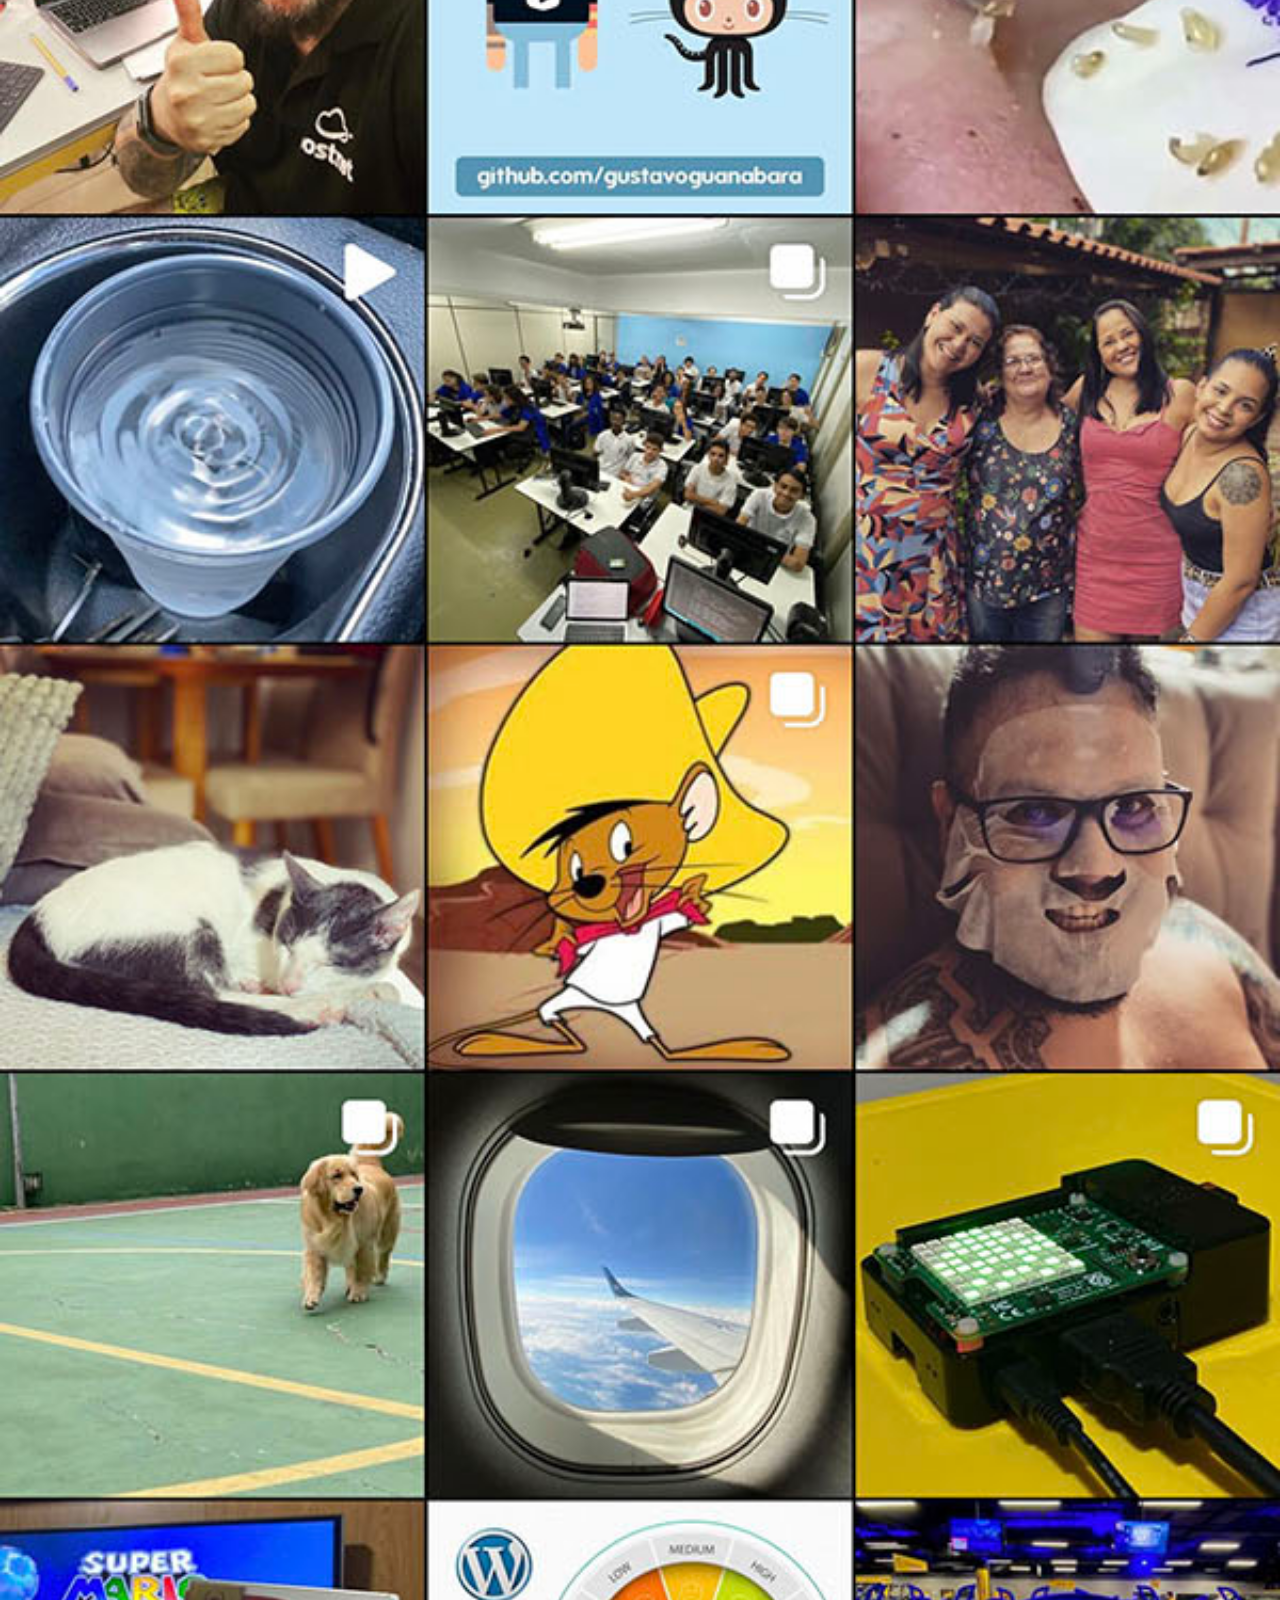
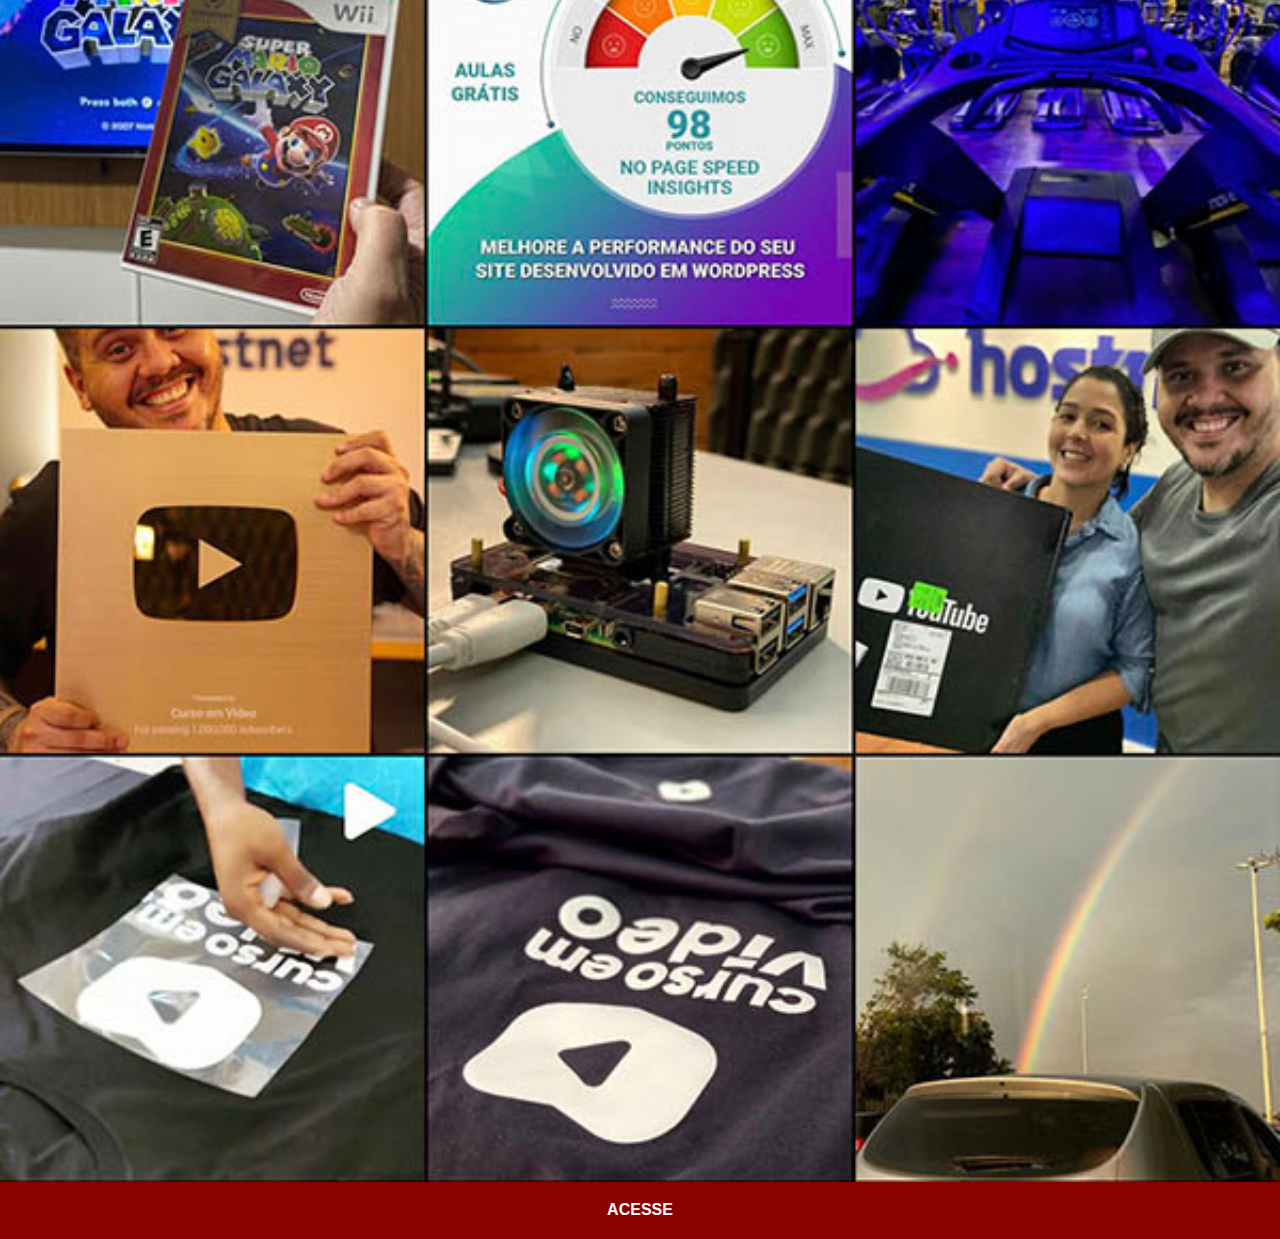
<file: instagram.html>
<!DOCTYPE html>
<html lang="pt-br">
<head>
    <meta charset="UTF-8">
    <meta http-equiv="X-UA-Compatible" content="IE=edge">
    <meta name="viewport" content="width=device-width, initial-scale=1.0">
    <title>instagram</title>
    <link rel="stylesheet" href="estilos/social.css">
</head>
<body>
    <img src="imagens/tela-instagram.jpg" alt="instagram">
    <a href="https://www.instagram.com/gustavoguanabara/" target="_blank">ACESSE</a>
</body>
</html>
</file>
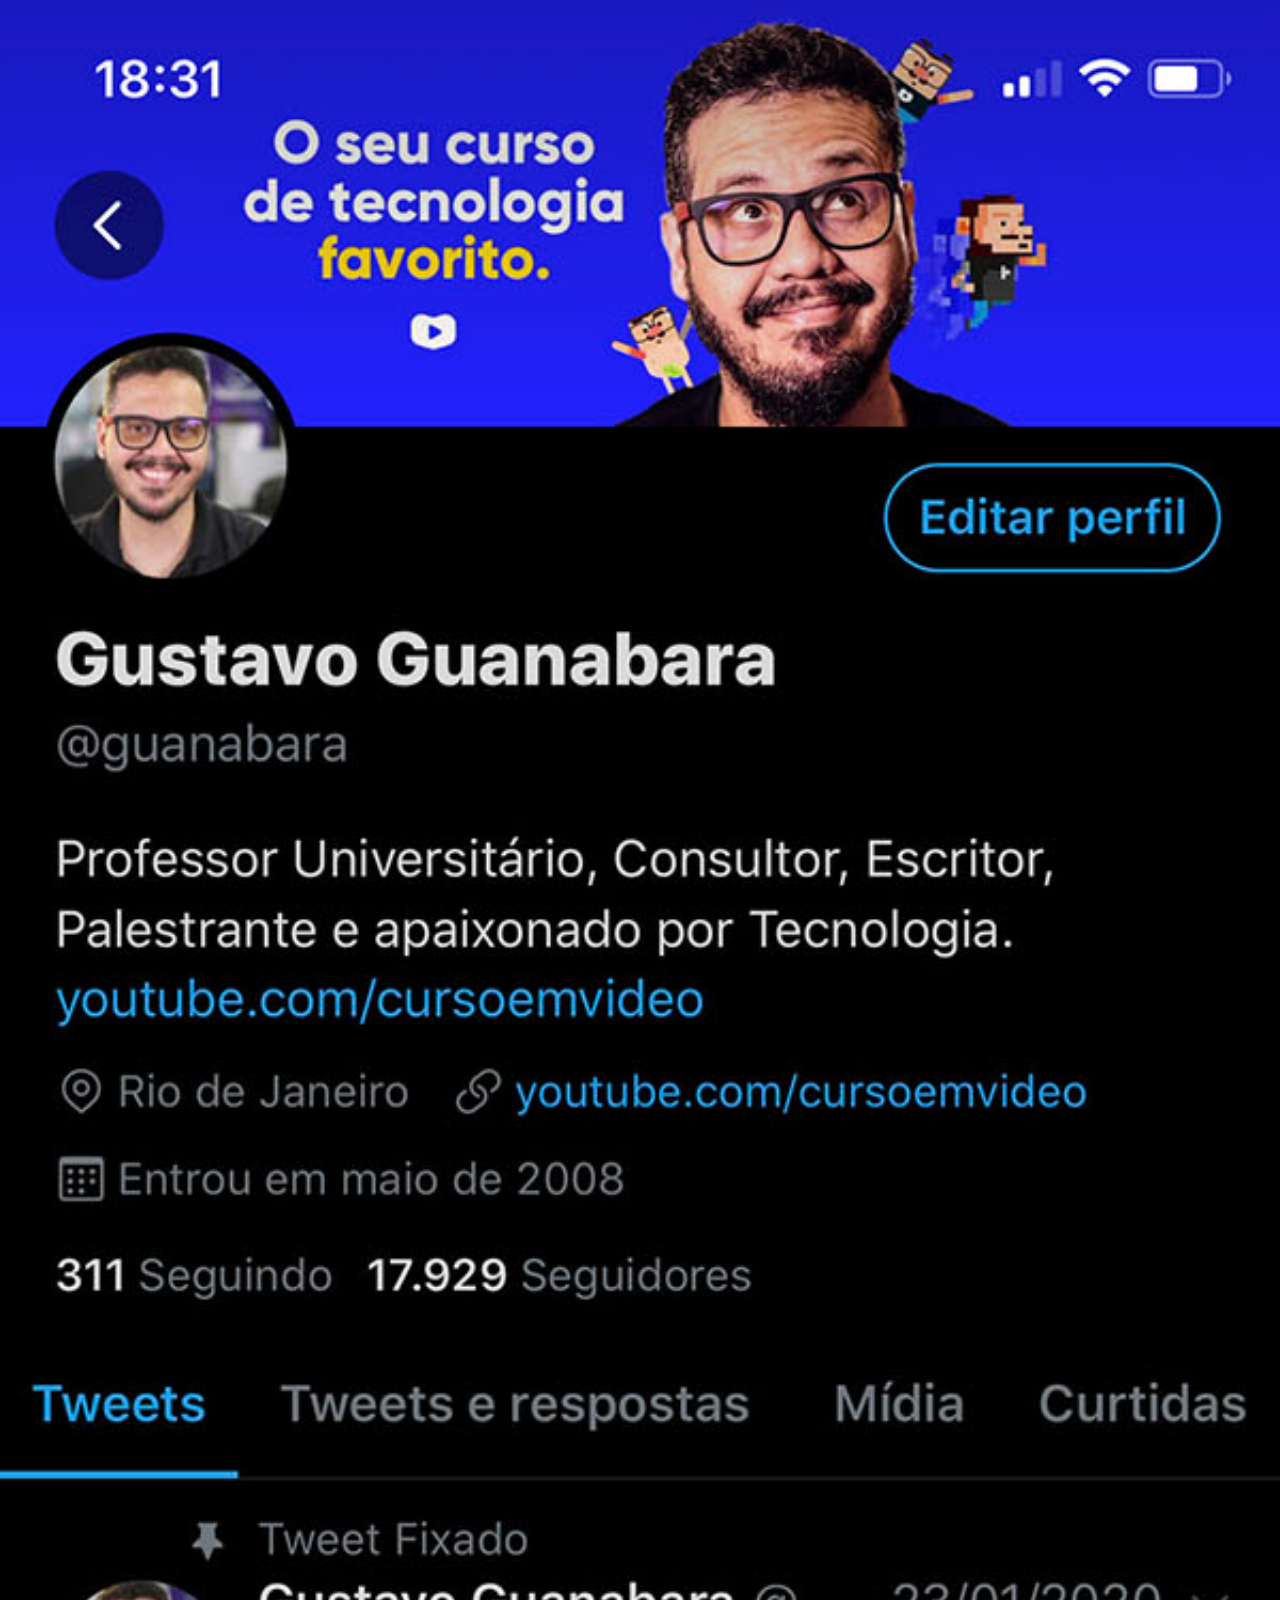
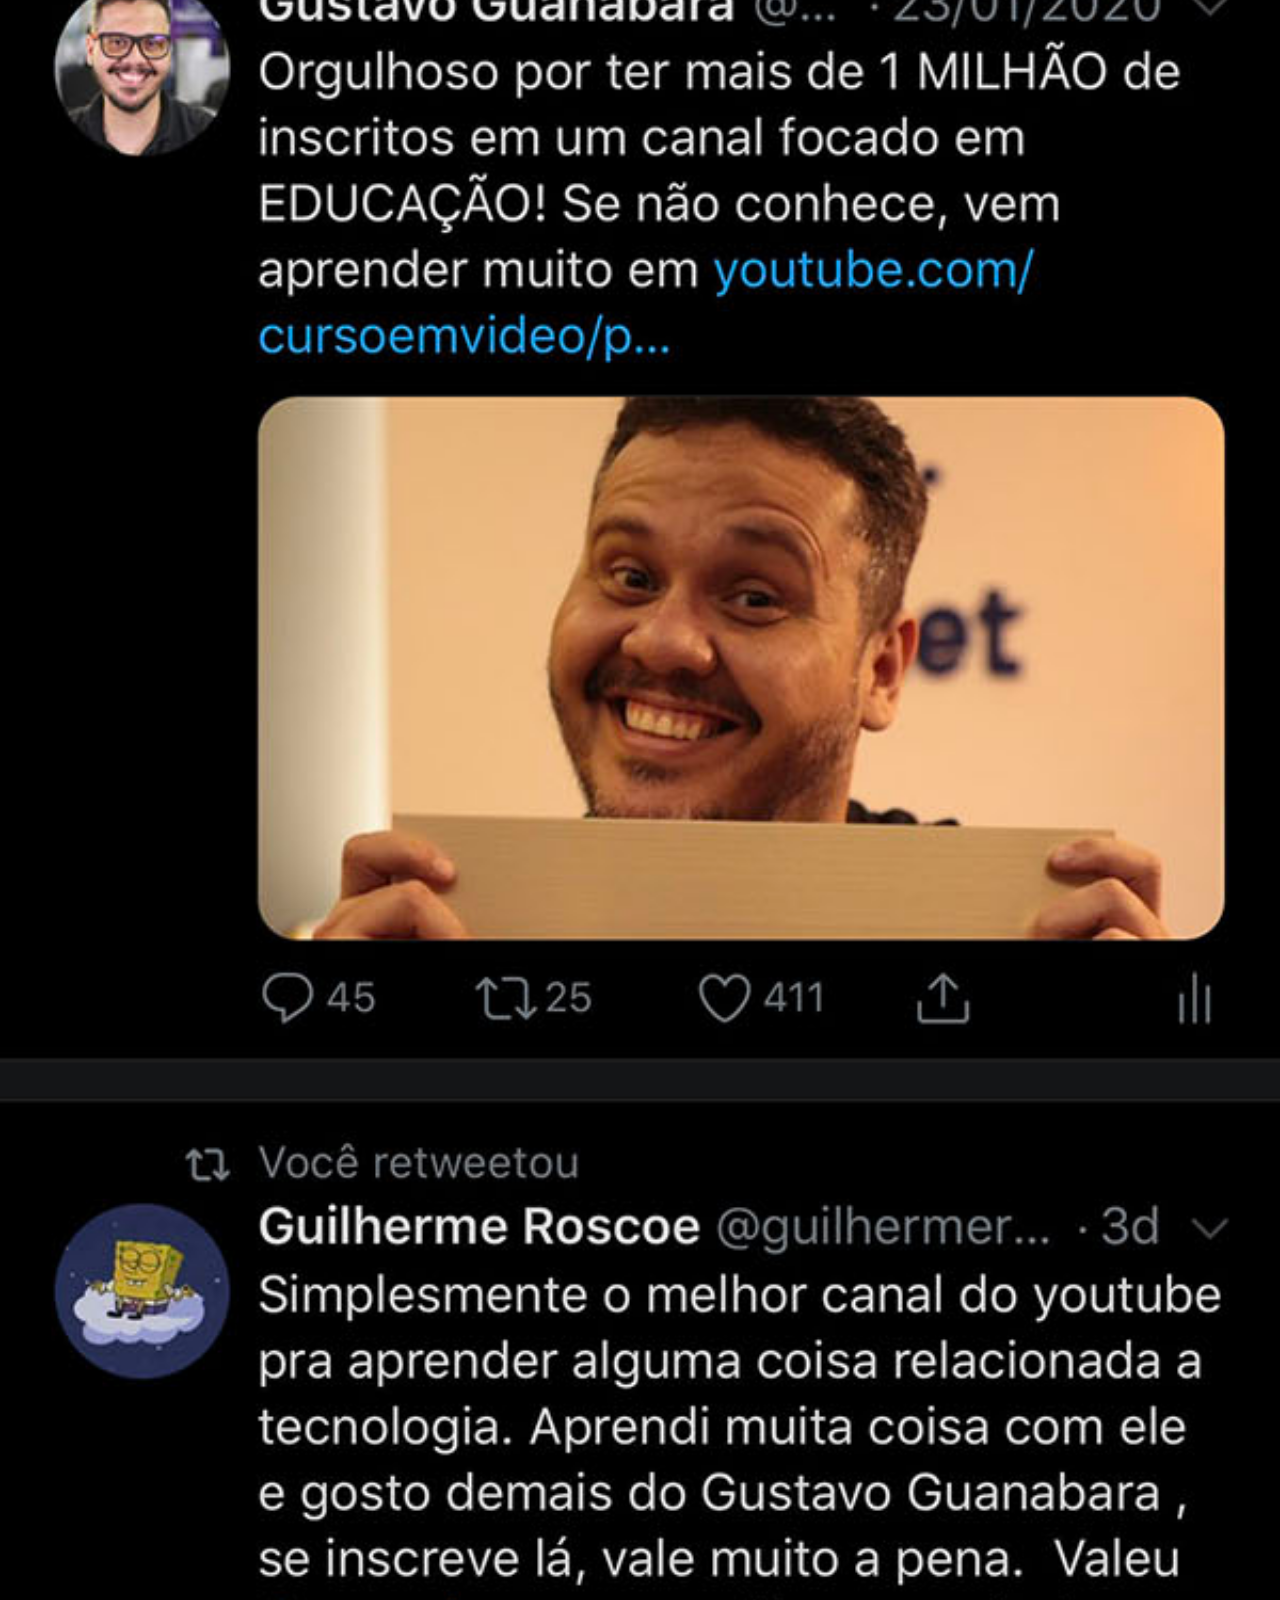
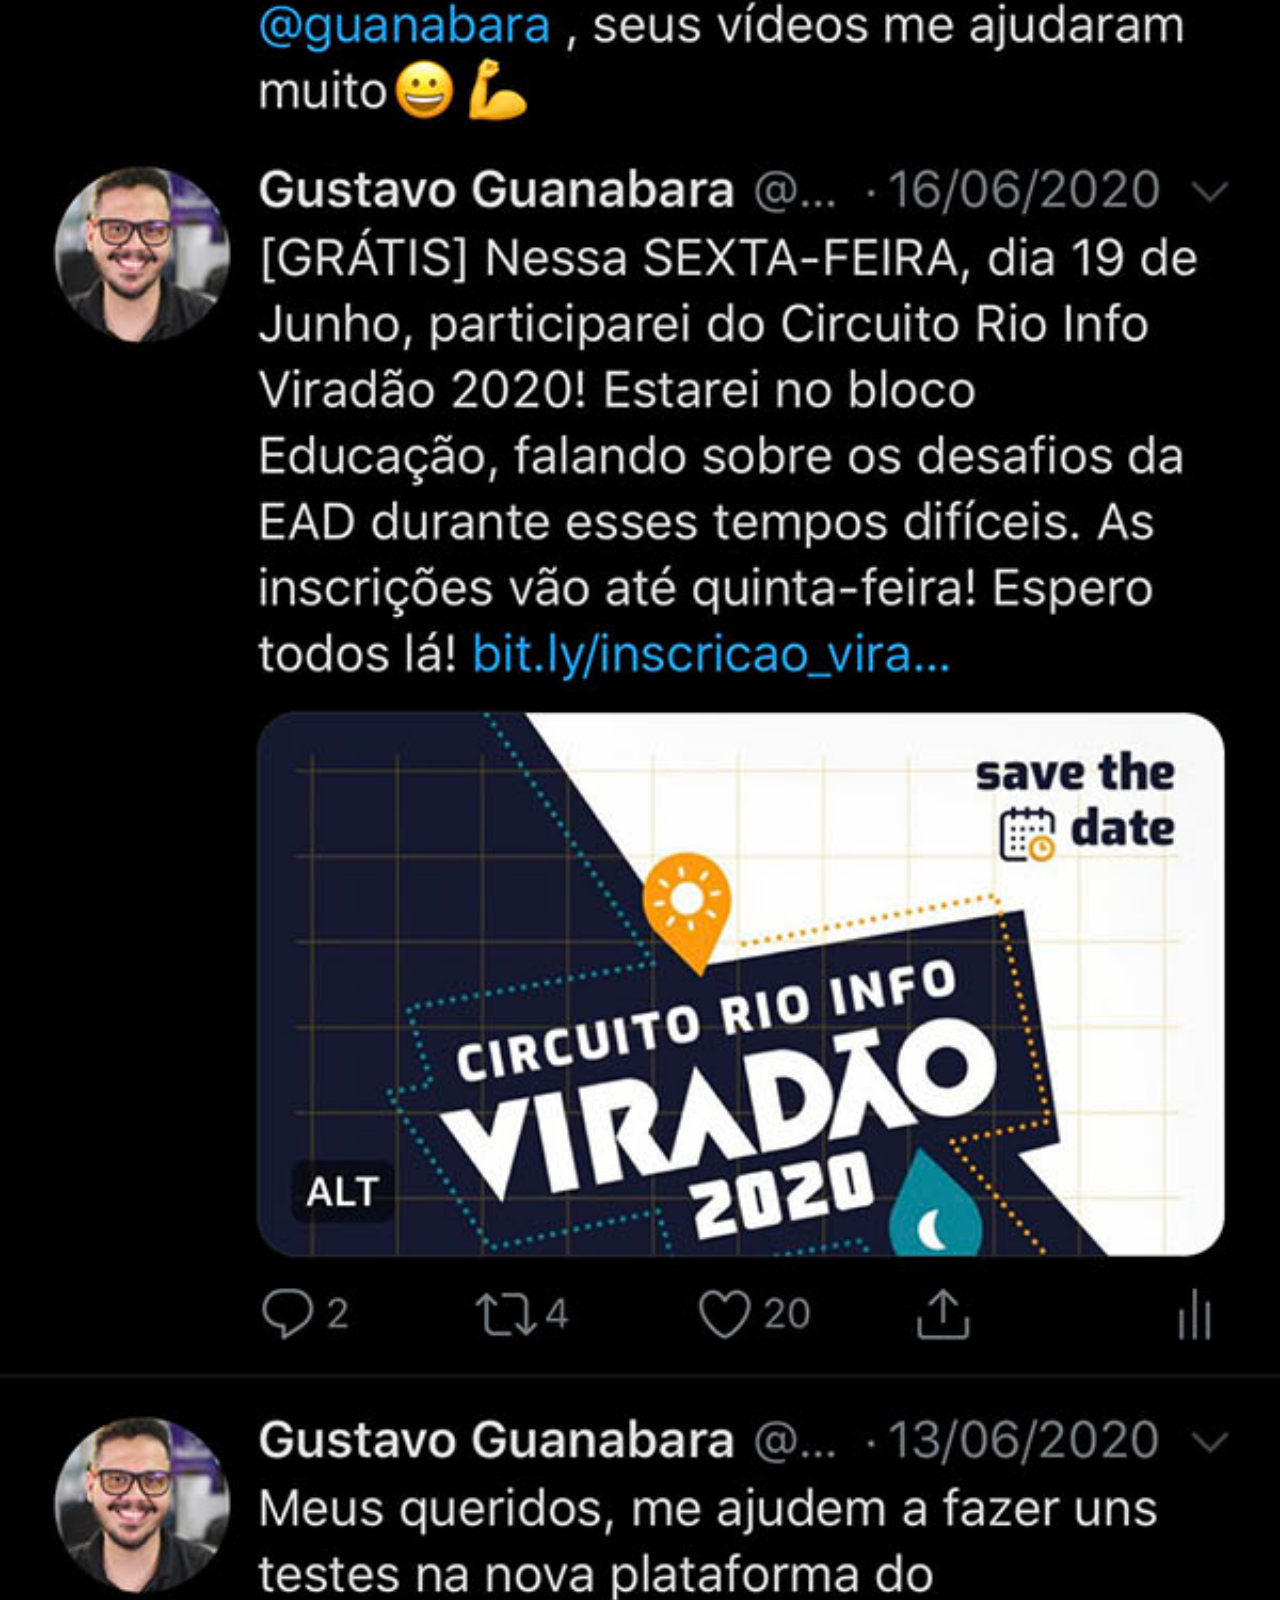
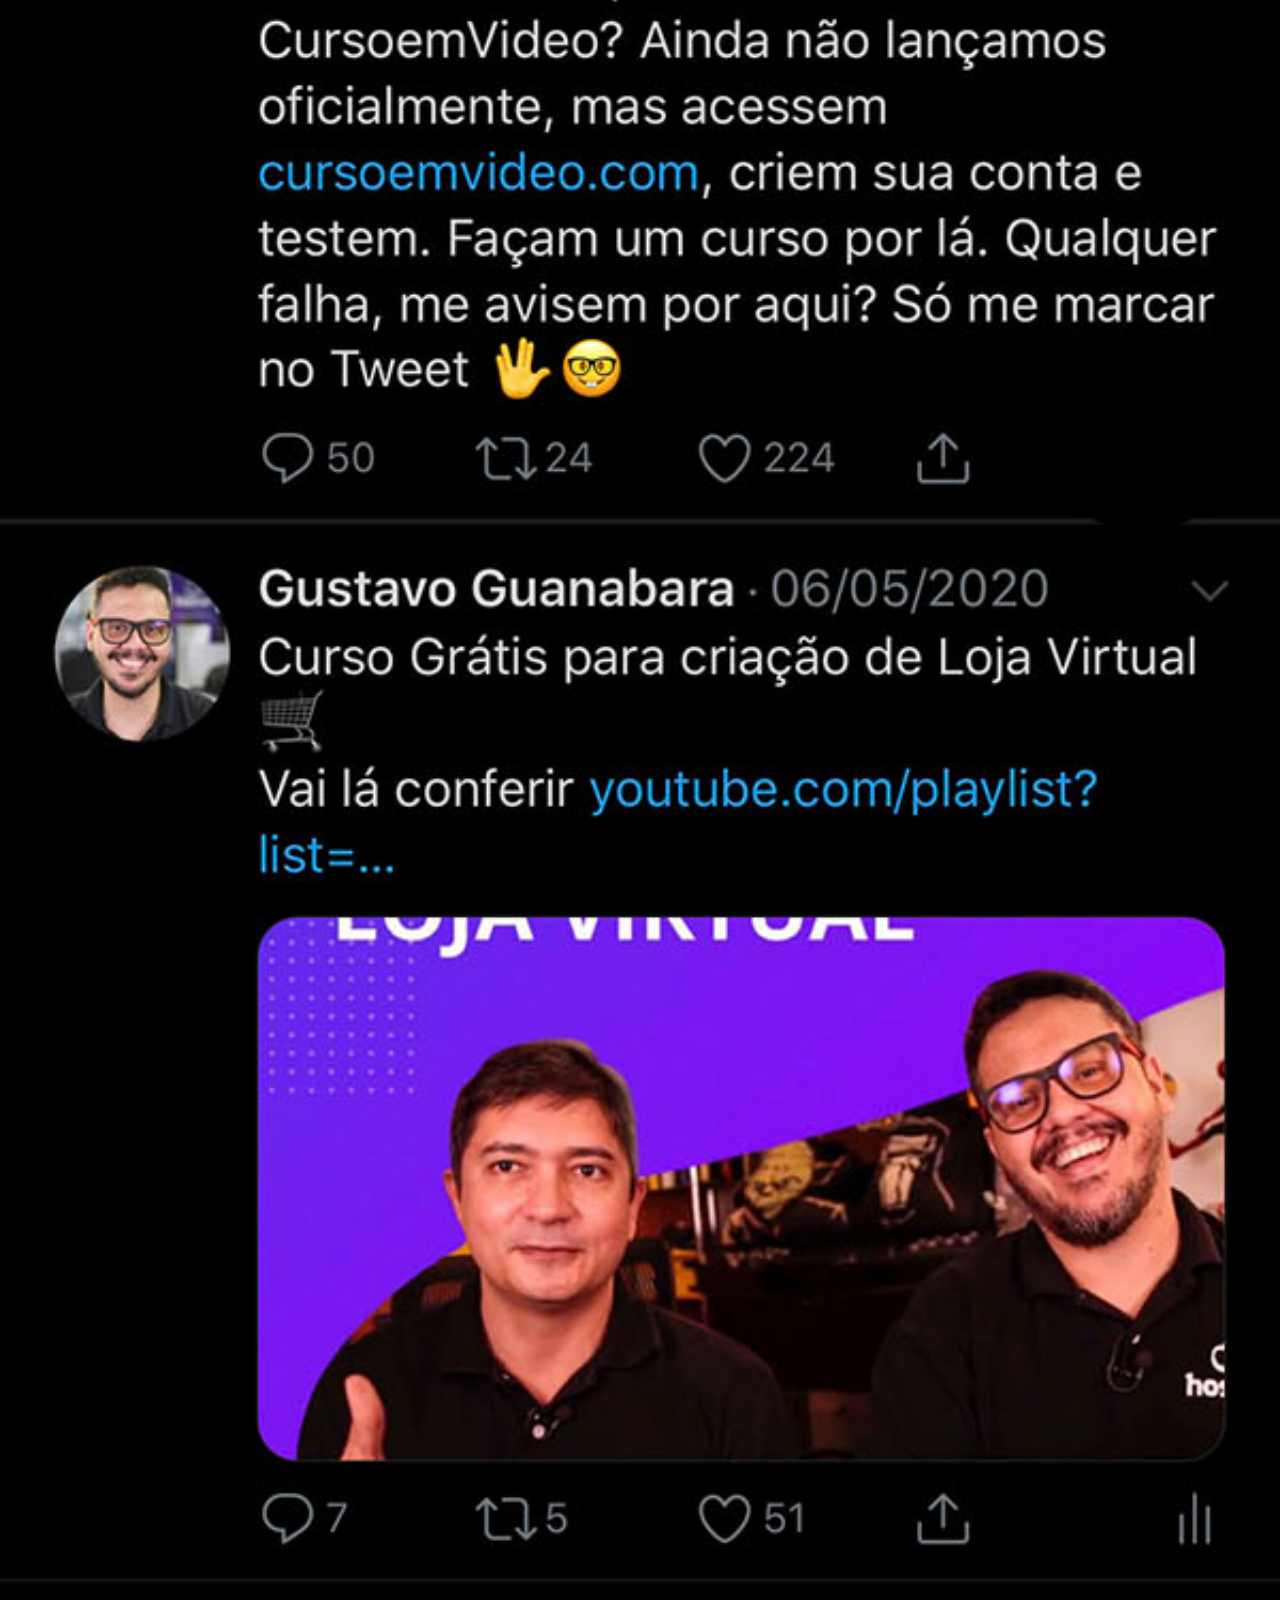
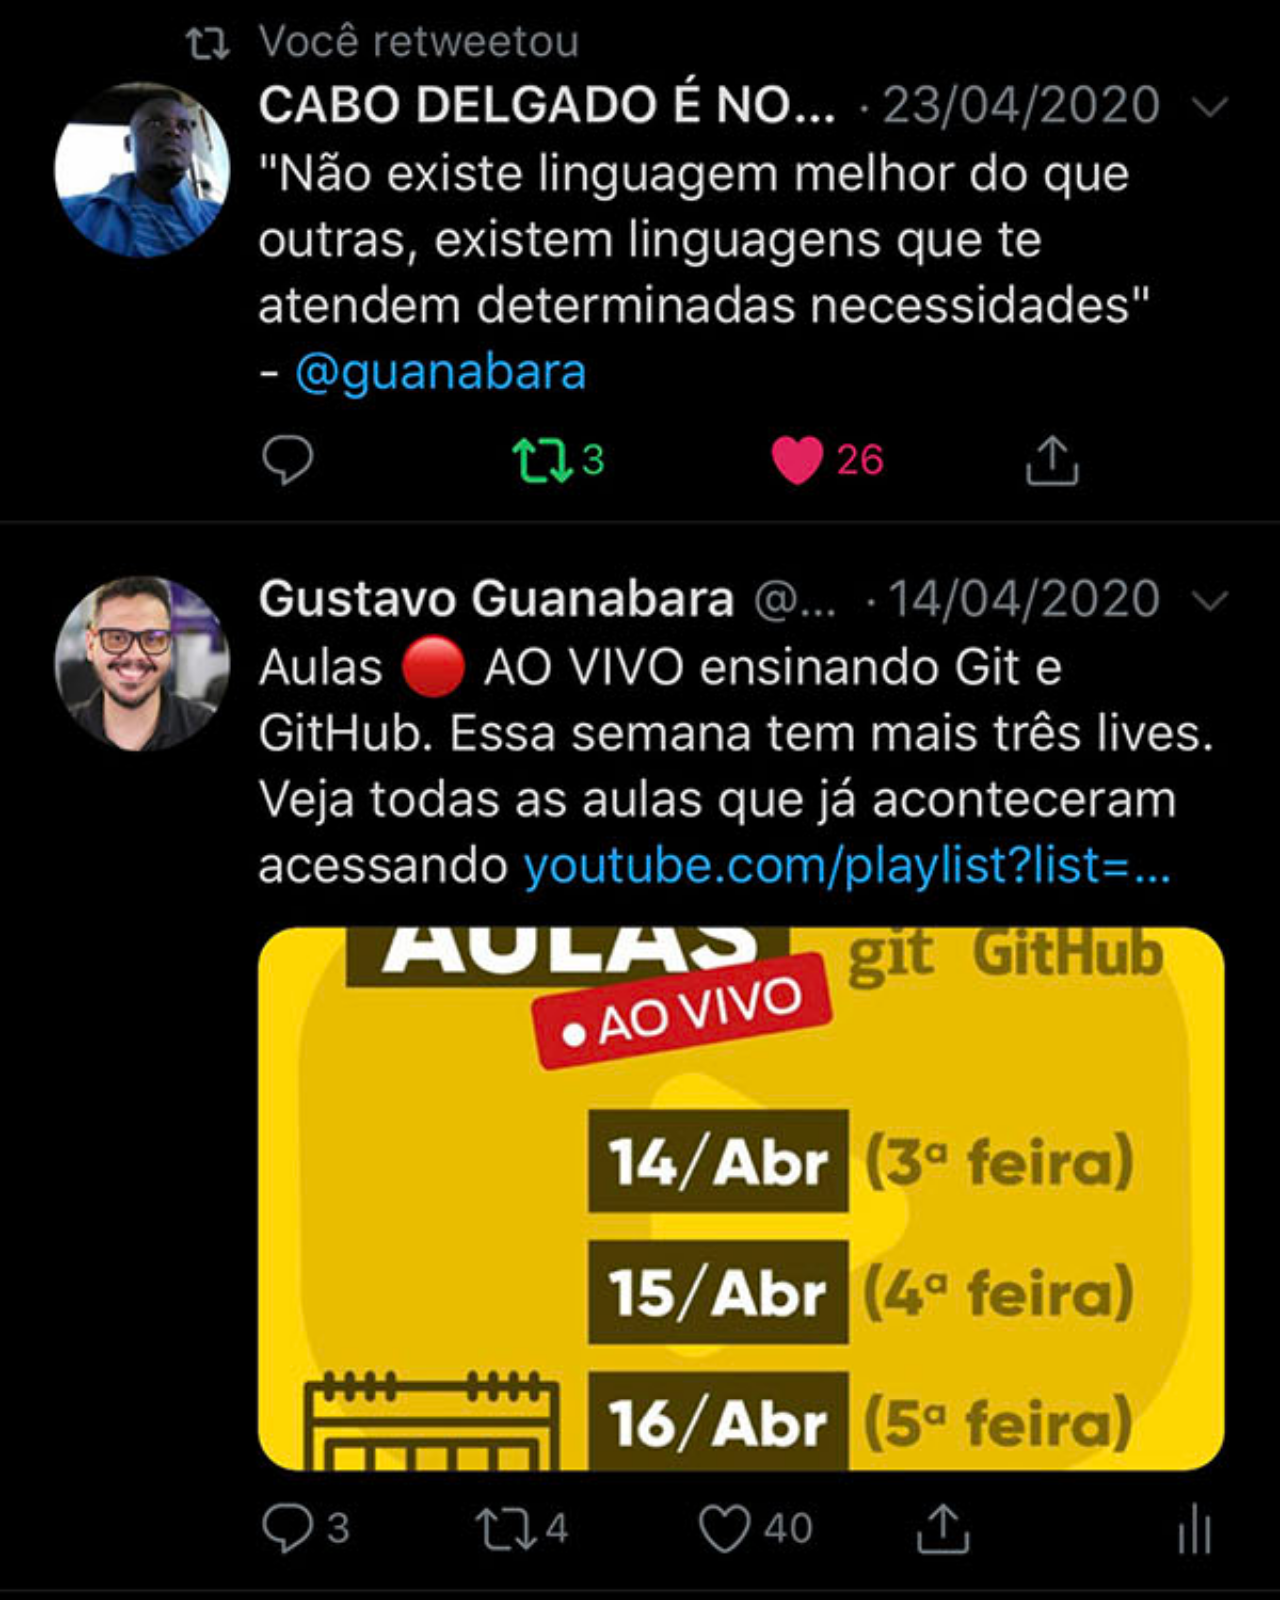
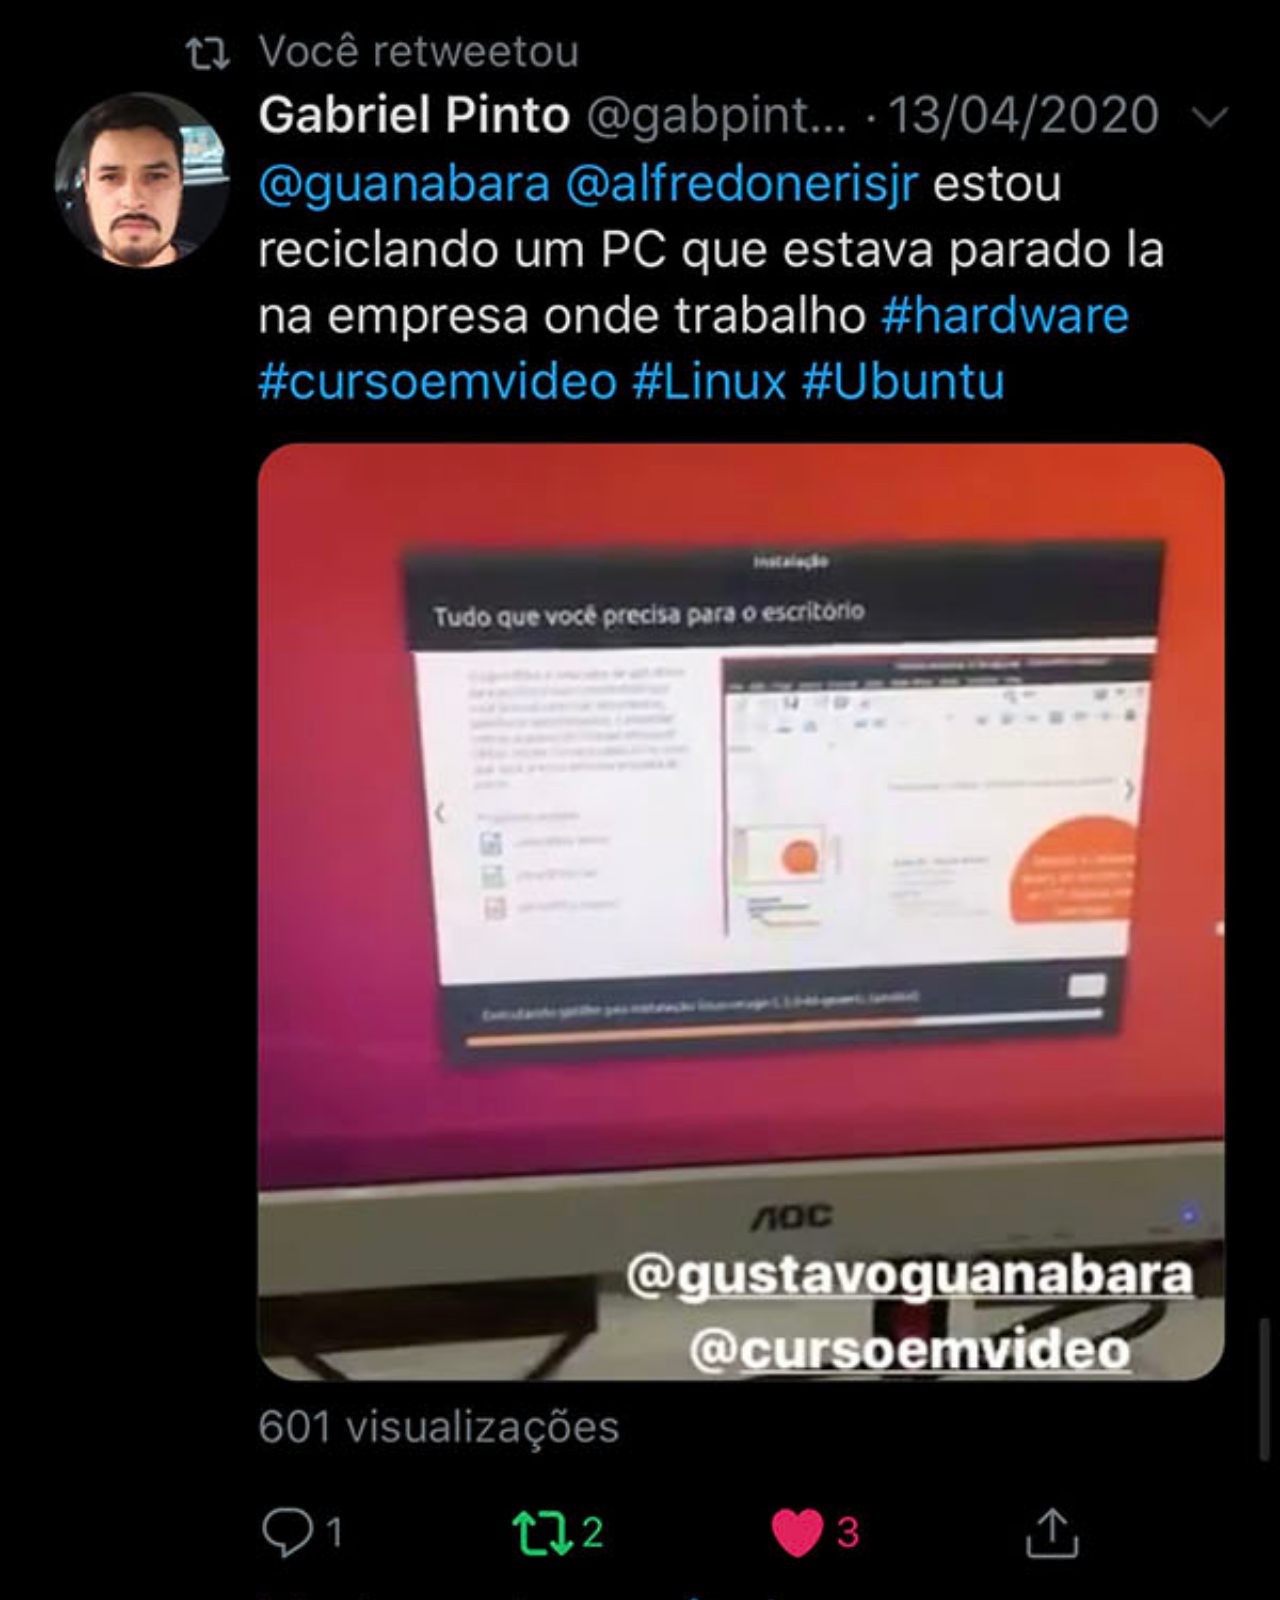
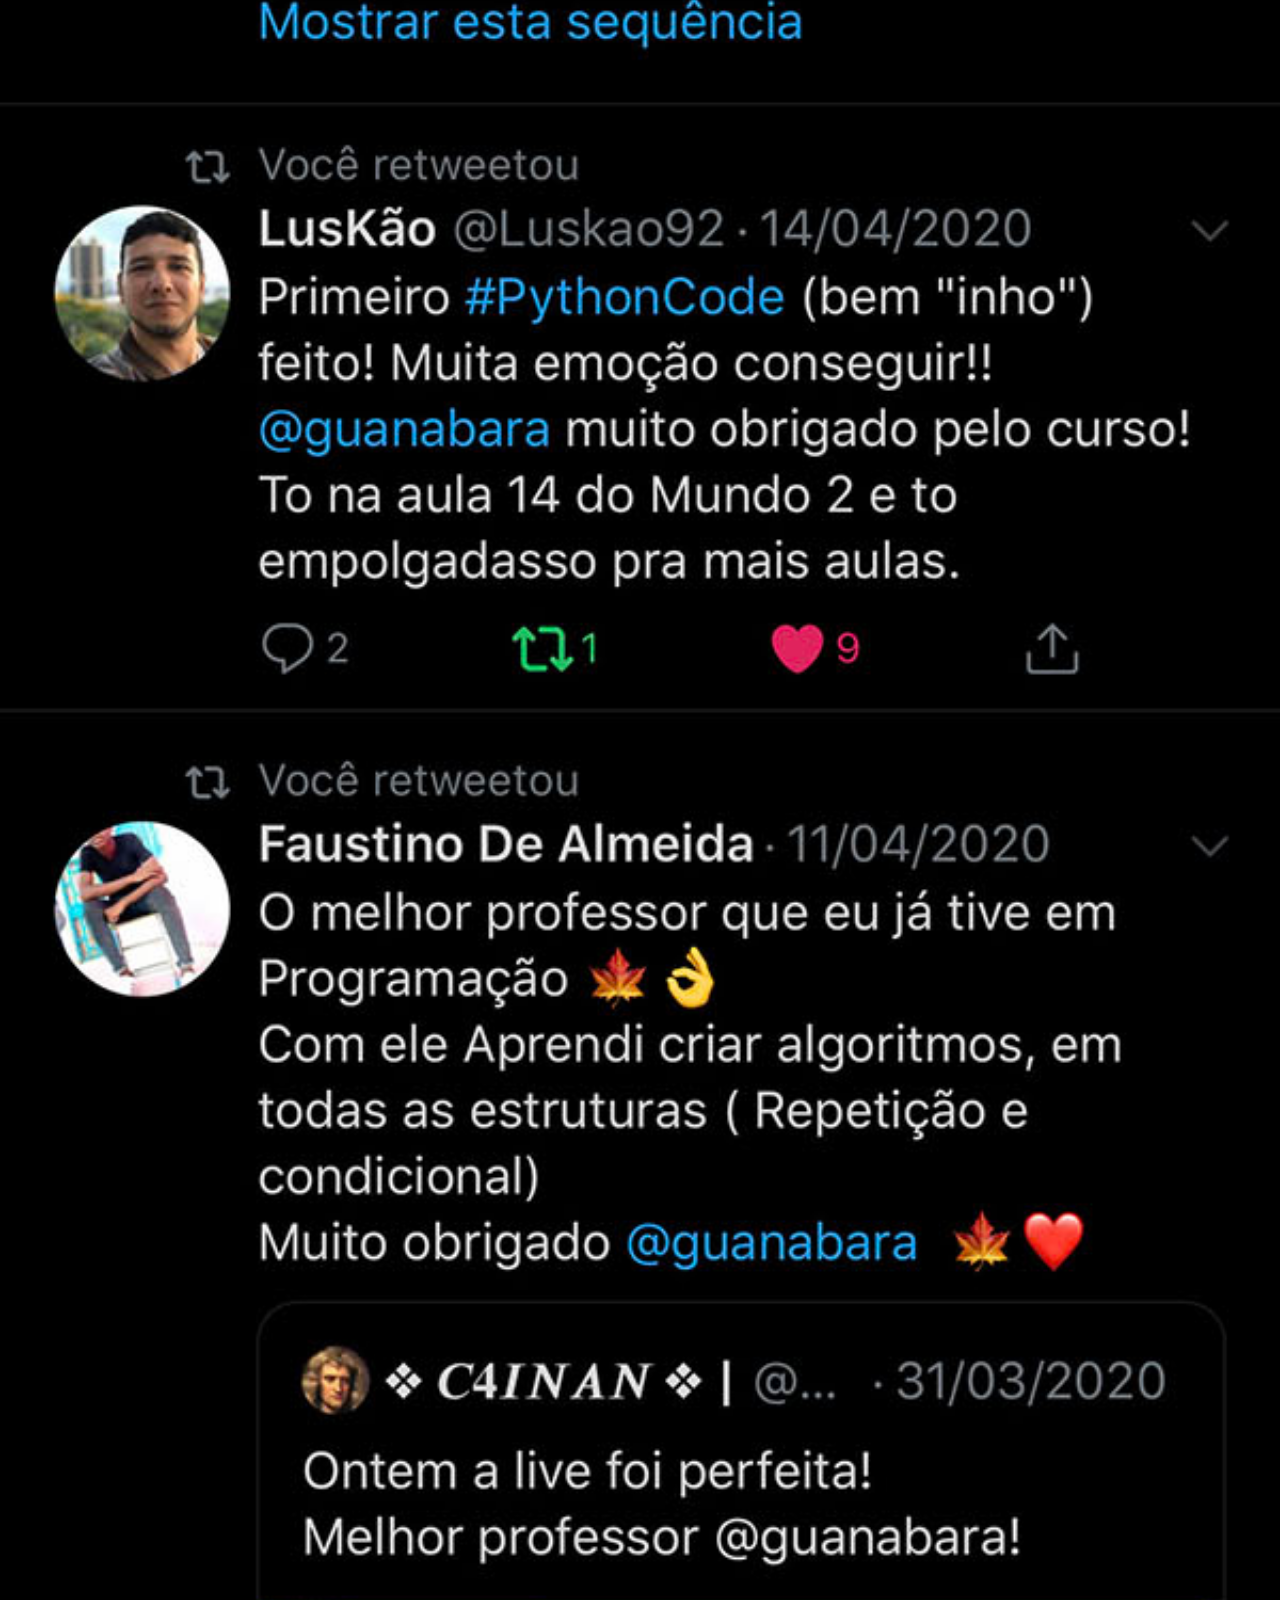
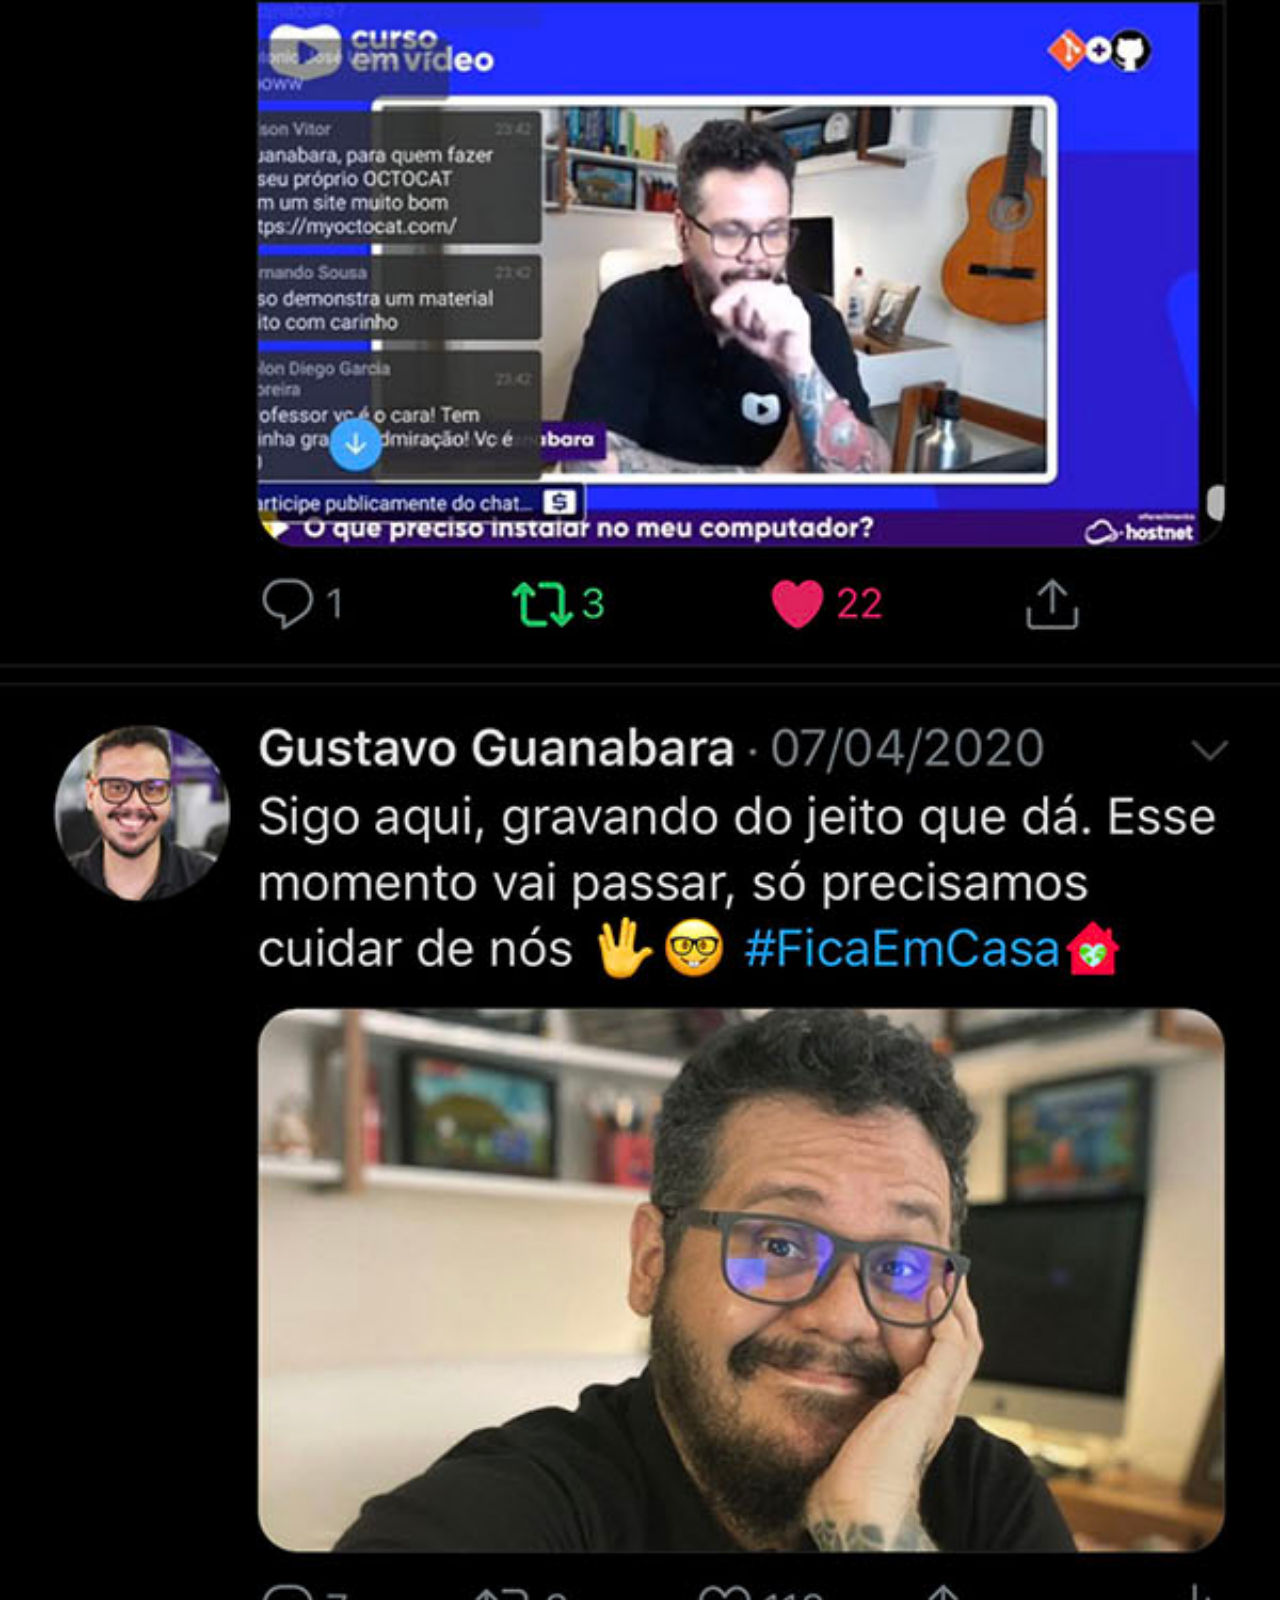
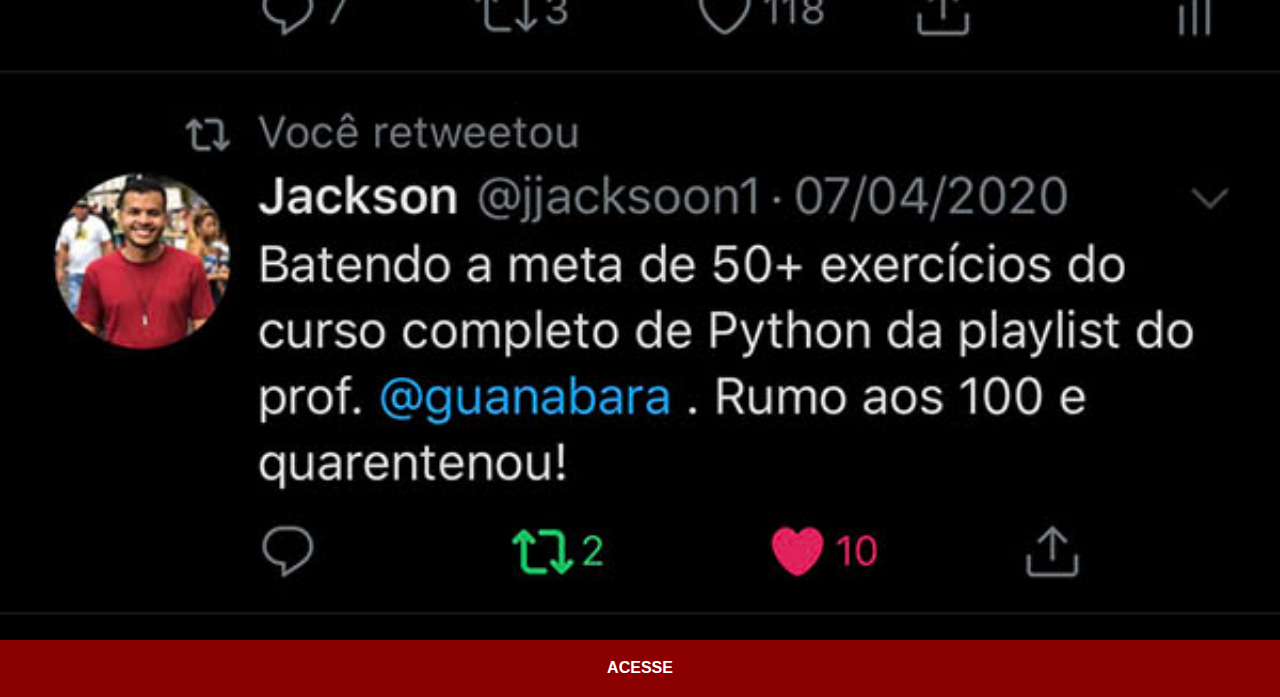
<file: twitter.html>
<!DOCTYPE html>
<html lang="pt-br">
<head>
    <meta charset="UTF-8">
    <meta http-equiv="X-UA-Compatible" content="IE=edge">
    <meta name="viewport" content="width=device-width, initial-scale=1.0">
    <title>twitter</title>
    <link rel="stylesheet" href="estilos/social.css">
</head>
<body>
    <img src="imagens/tela-twitter.jpg" alt="youtube">
    <a href="https://twitter.com/guanabara" target="_blank">ACESSE</a>
</body>
</html>
</file>
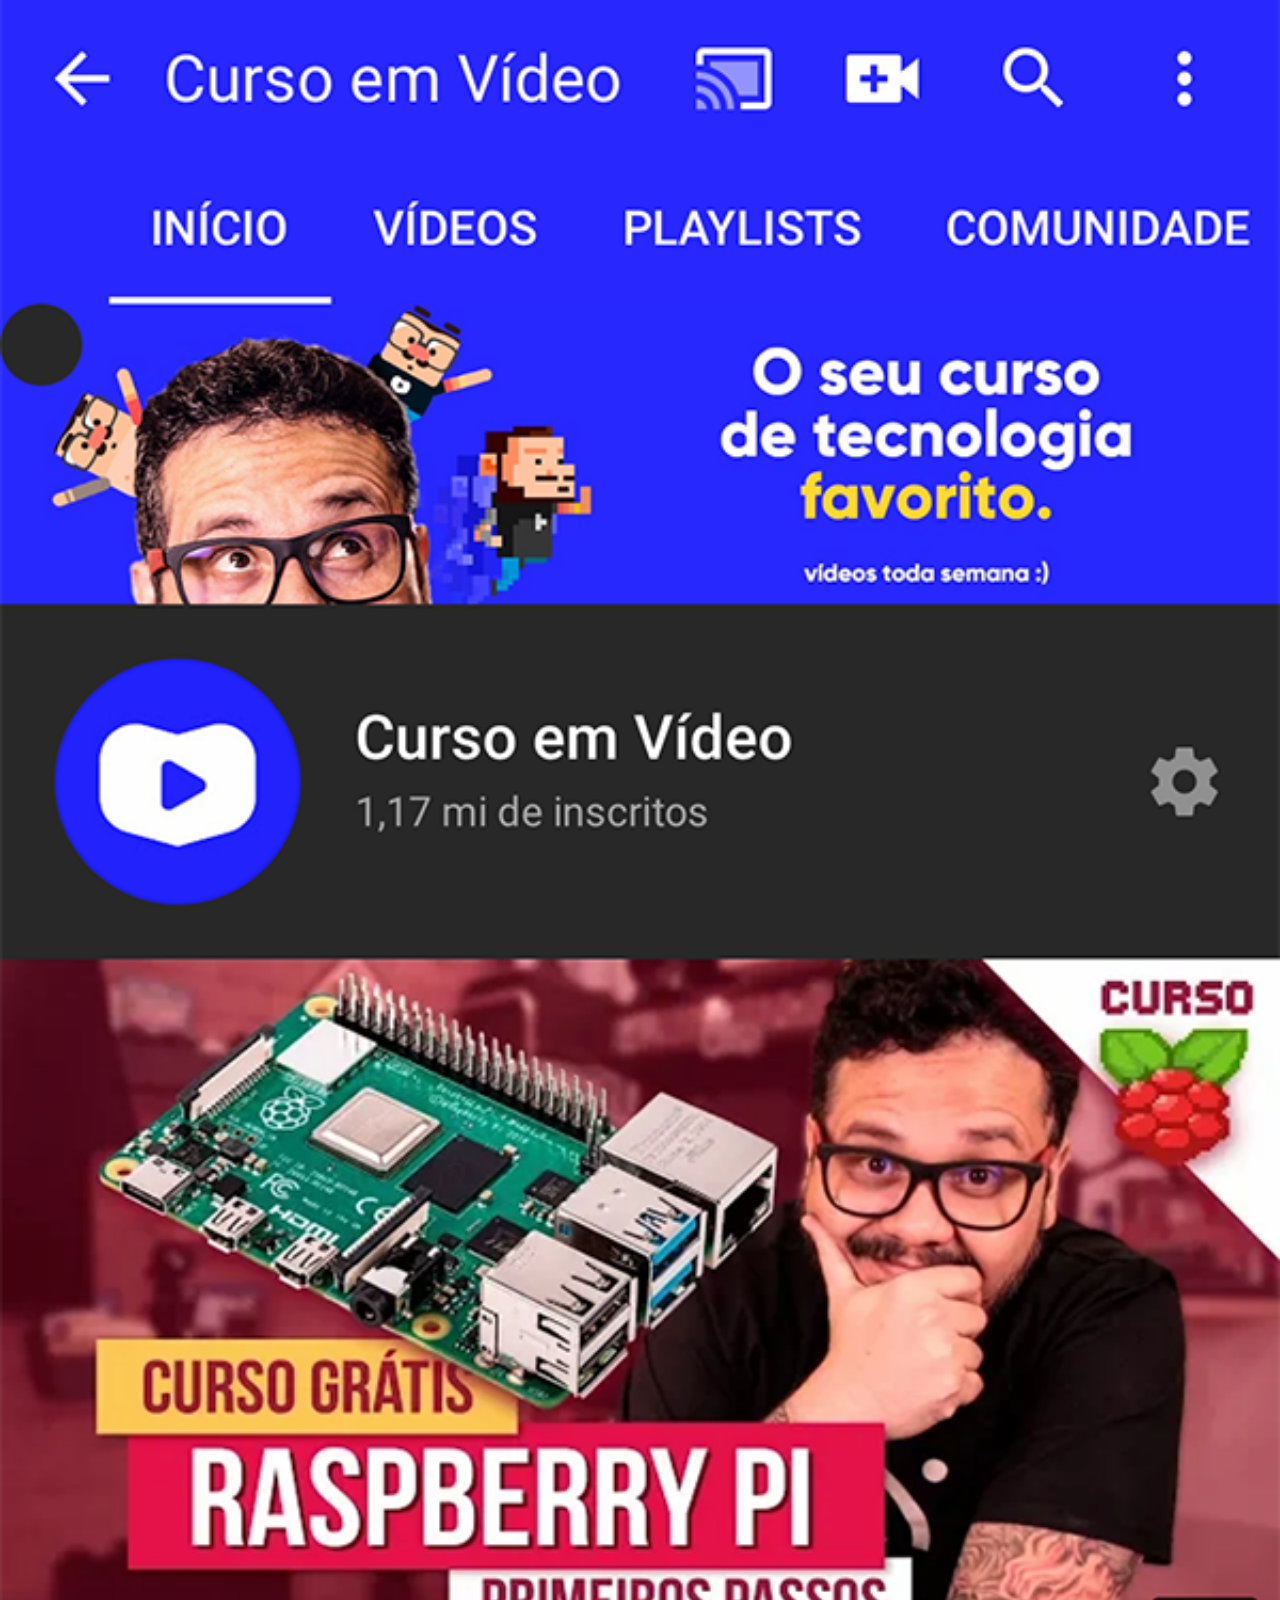
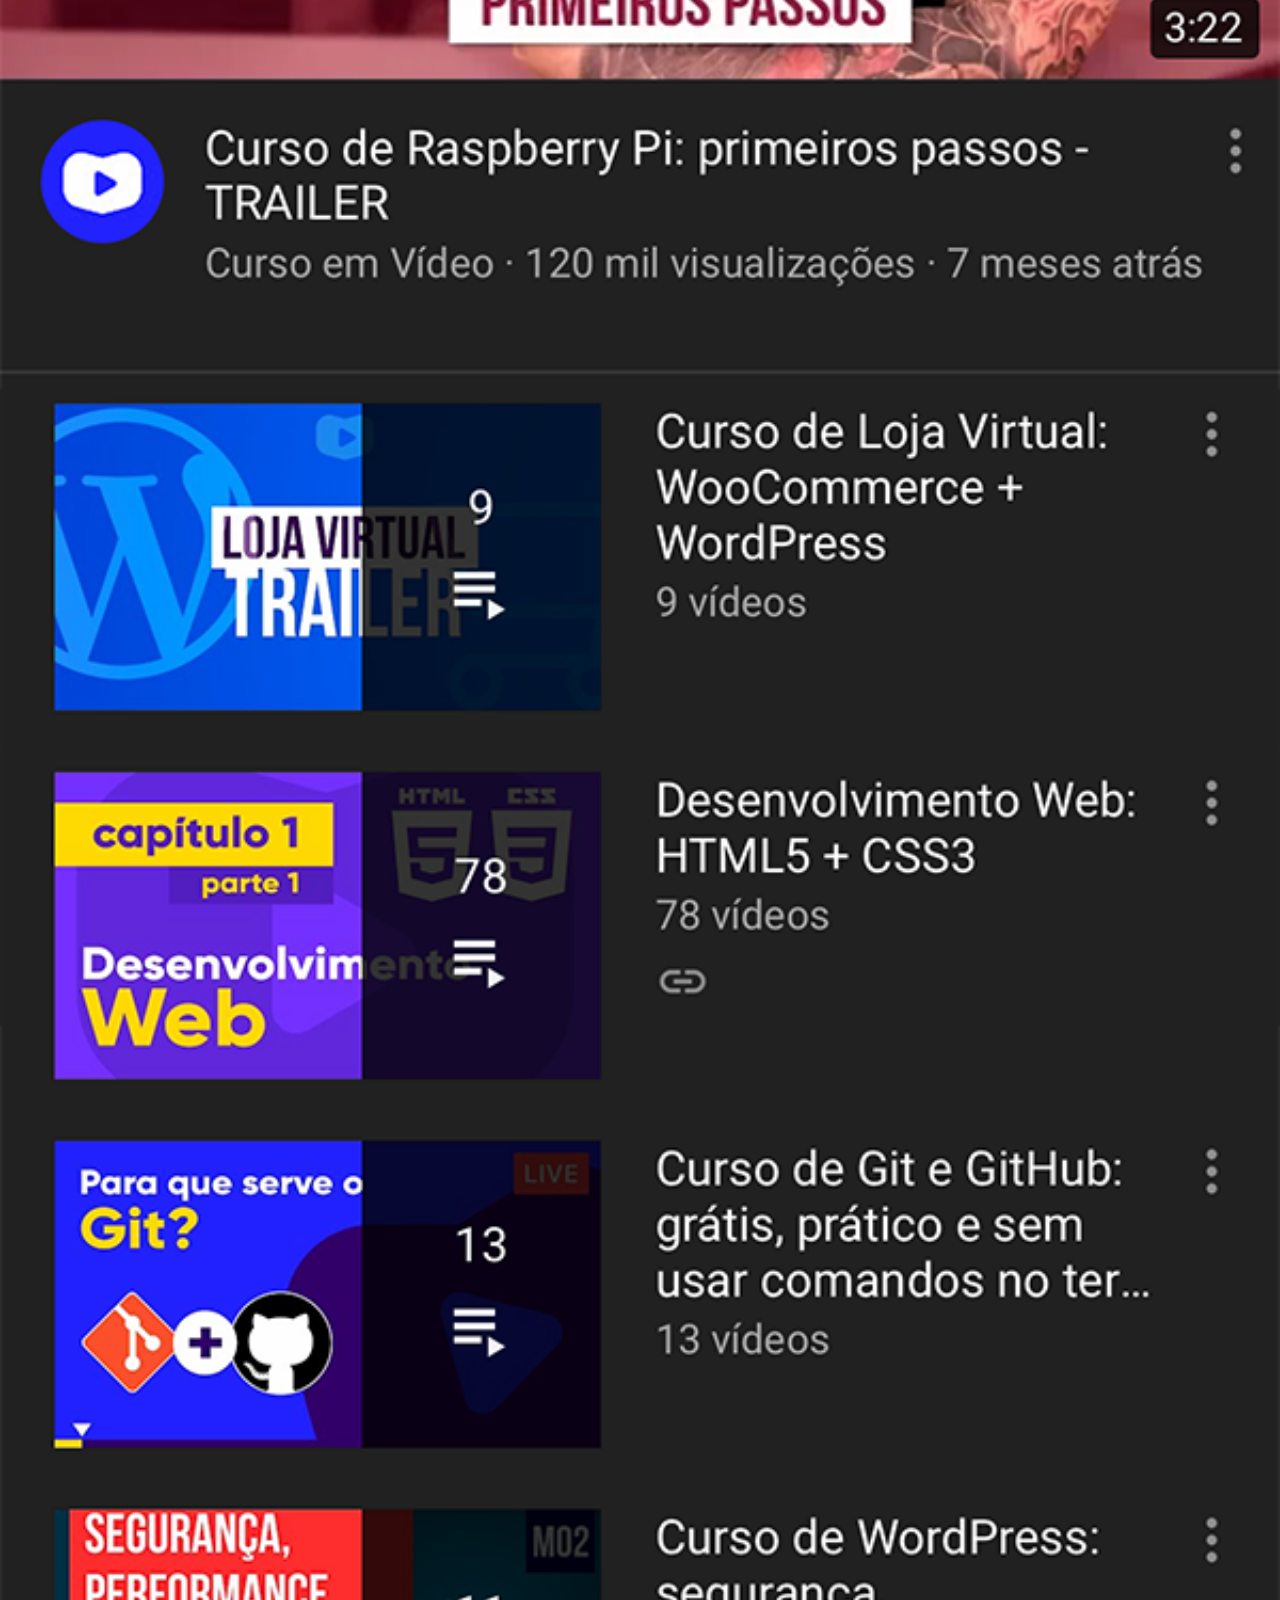
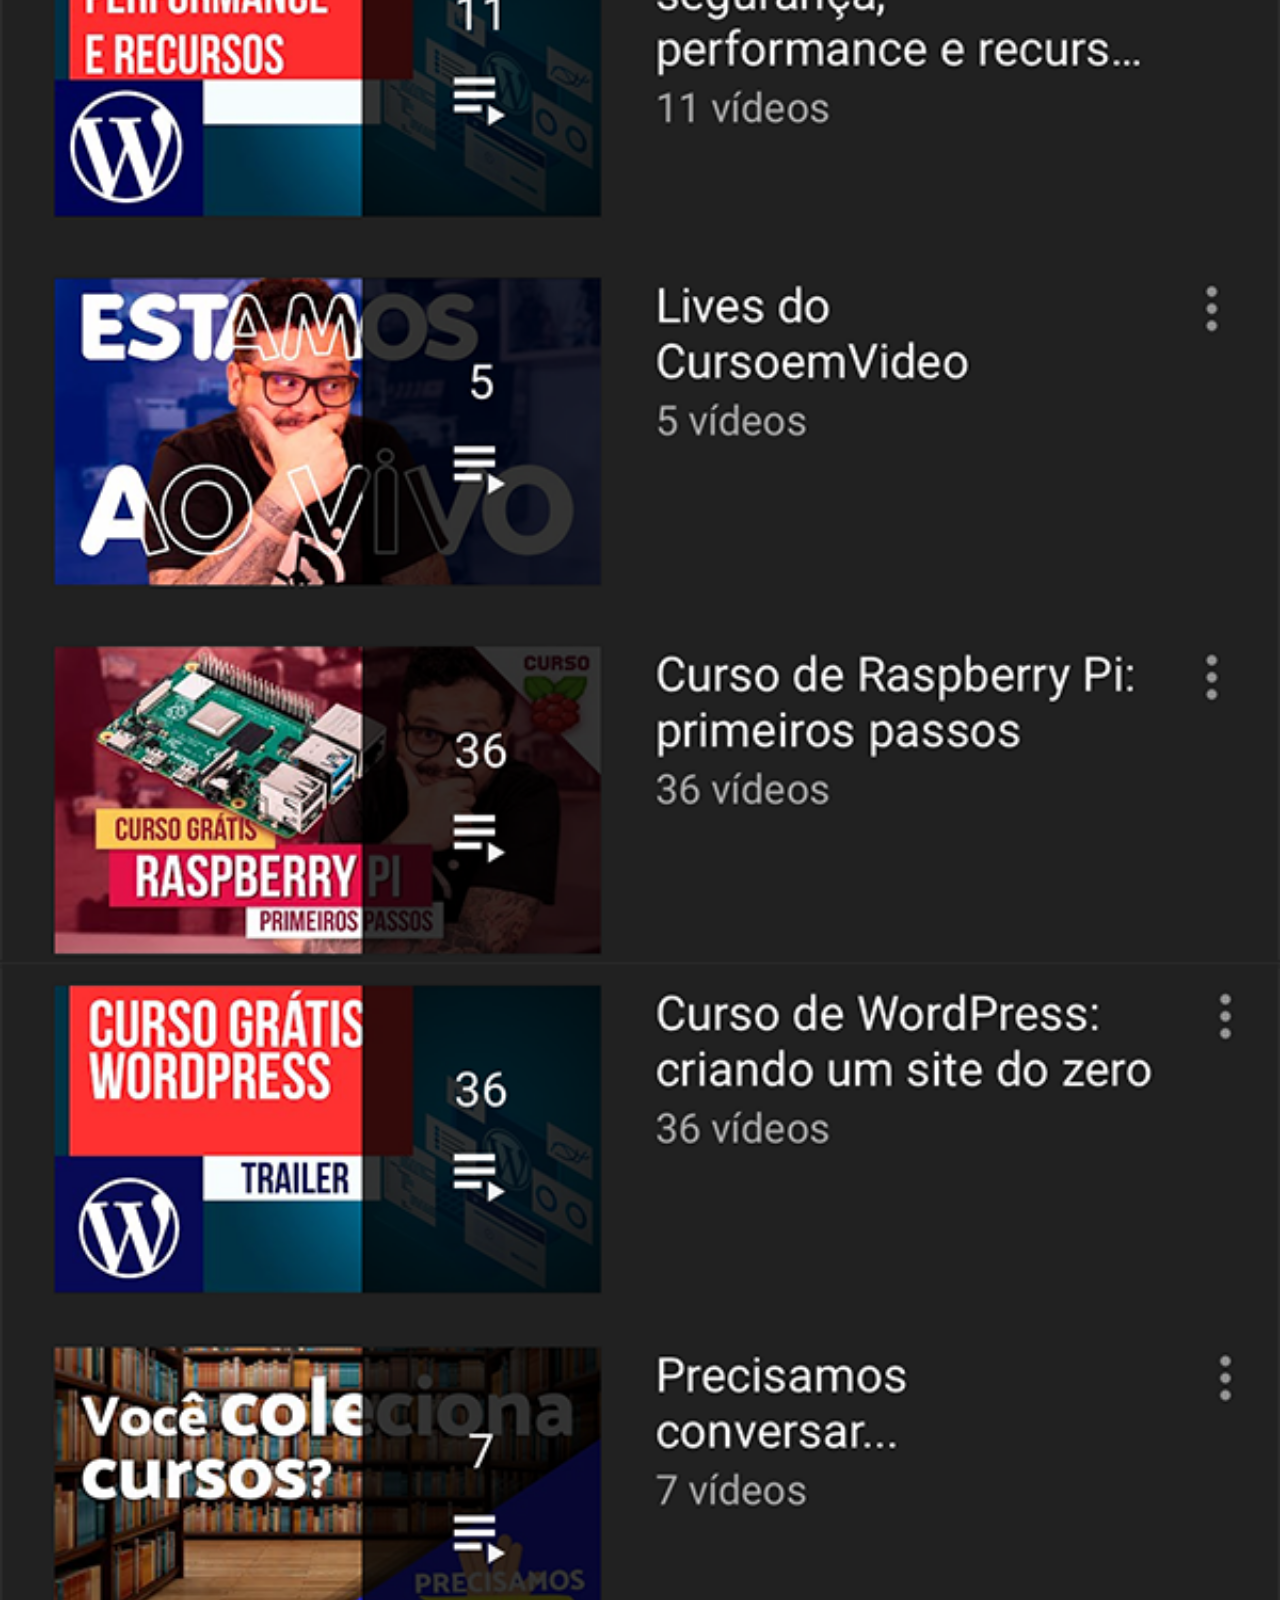
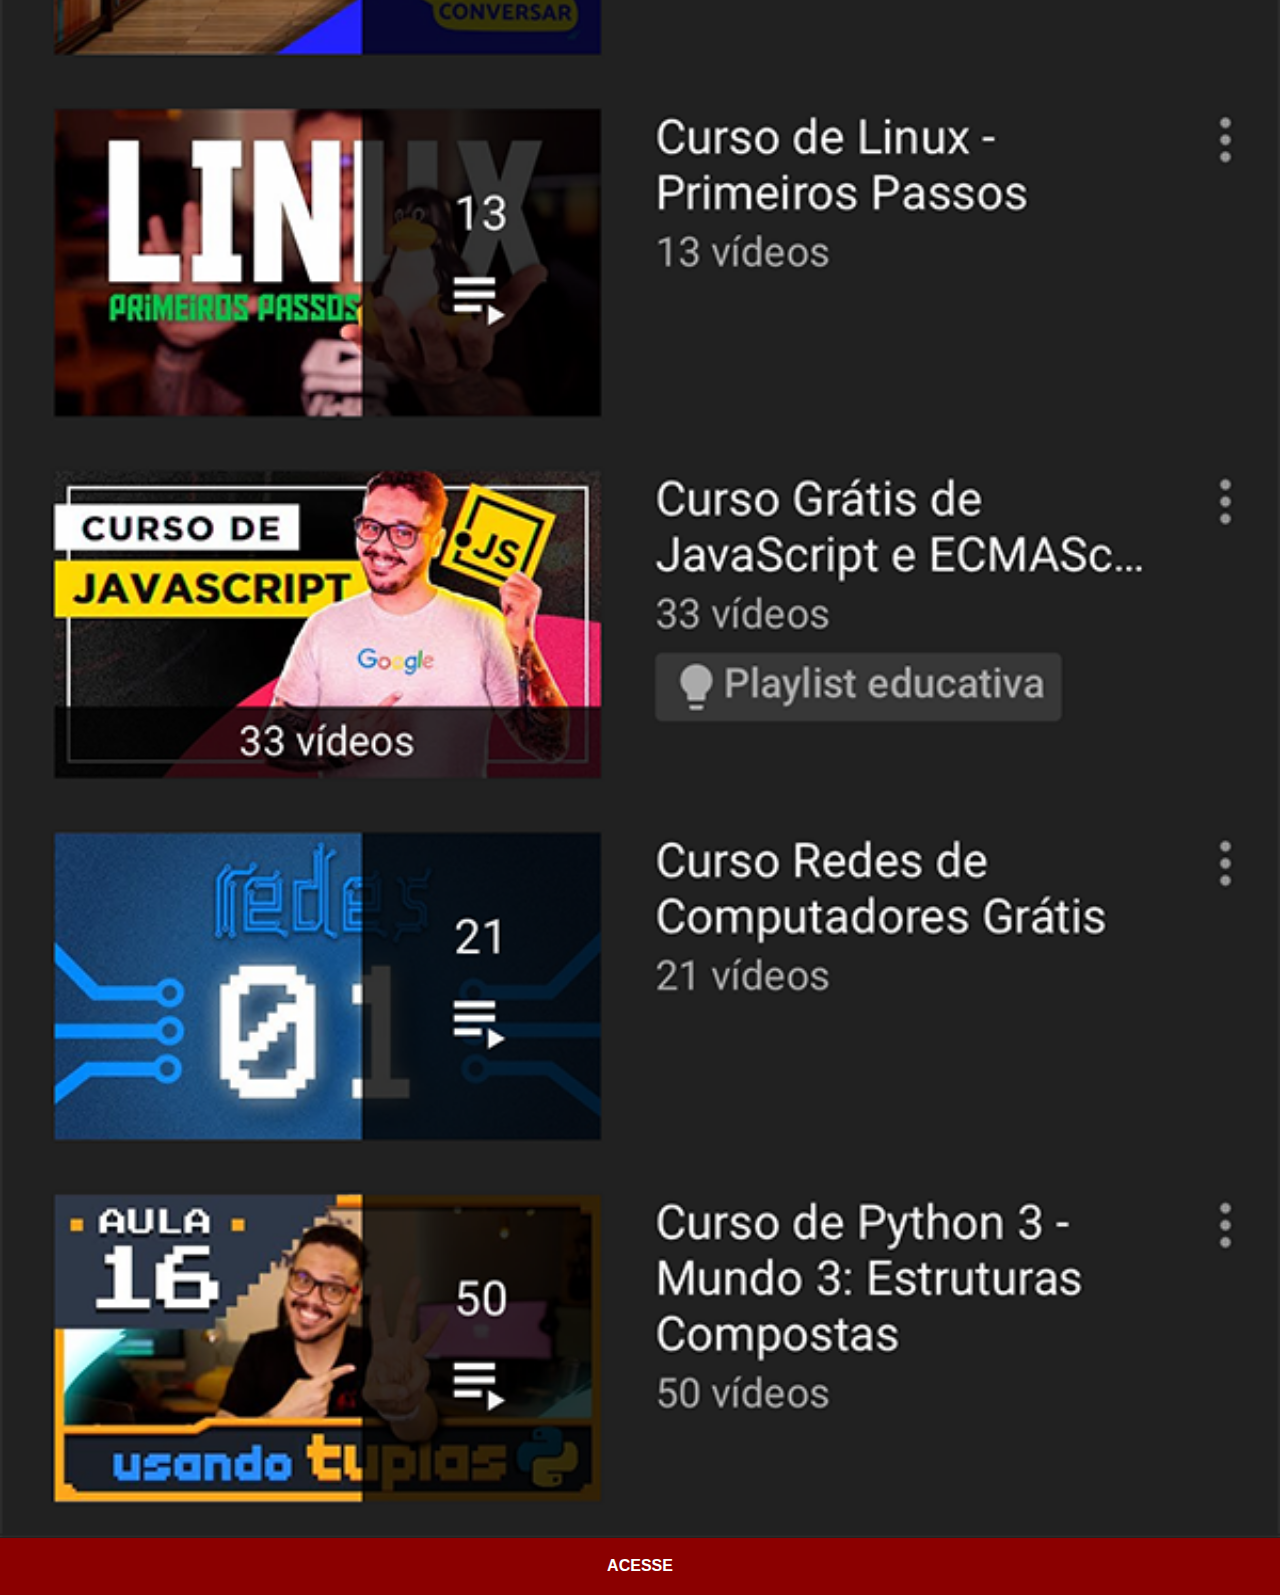
<file: youtube.html>
<!DOCTYPE html>
<html lang="en">
<head>
    <meta charset="UTF-8">
    <meta http-equiv="X-UA-Compatible" content="IE=edge">
    <meta name="viewport" content="width=device-width, initial-scale=1.0">
    <title>youtube</title>
    <link rel="stylesheet" href="estilos/social.css">
</head>
<body>
    <img src="imagens/tela-youtube.png" alt="youtube">
    <a href="https://www.youtube.com/c/CursoemVídeo/playlists" target="_blank">ACESSE</a>
</body>
</html>
</file>
<file: estilos/style.css>
@charset "UTF-8";

* {
    margin: 0px;
    padding: 0px;
    font-family: Arial, Helvetica, sans-serif;
}

html, body {
    height: 100vh;
    width: 100vw;
    background-color: black;
}

body {
    background: url("../imagens/fundo-madeira.jpg")no-repeat top center;
    background-size: cover;
    background-attachment: fixed;
}

main {
    position: relative;
    height: 100vh;
}

section#telefone {
    position: absolute;
    top: 50%;
    left: 50%;
    transform: translate(-50%, -50%);

    height: 627px;
    width: 311px;
    background: url("../imagens/frame-iphone.png") no-repeat ;
}

iframe#tela {
    position: relative;
    top: 80px;
    left: 22px;
    width: 267px;
    height: 471px;
}

section#redes-sociais {
    text-align: right;
}

section#redes-sociais img {
    width: 50px;
    margin: 10px;
    border-radius: 50%;
    box-shadow: 2px 2px 5px #0000008c;
   }


section#redes-sociais img:hover {
    border: 2px solid #ffffffb4;
    box-sizing: border-box;
    box-shadow: 5px 5px 10px #0000008c;
    transform: translate(-3px, -3px);
    transition: transform 0.5s, border 1s;

}
</file>
<file: estilos/social.css>
@charset "UTF-8";

* {
    margin: 0px;
    padding: 0px;
    font-family: Arial, Helvetica, sans-serif;
}

::-webkit-scrollbar {
    width: 0px;
    height: 0px;
}

img {
  width: 100vw;  
}

a {
    background-color: darkred;
    display: block;
    color: white;
    text-decoration: none;
    text-align: center;
    font-weight: bold;
    padding: 20px;
    margin-top: -5px;
}

a:hover {
    text-decoration: underline;
    text-shadow: 1px 1px 3px rgba(0, 0, 0, 0.267);
}
</file>
